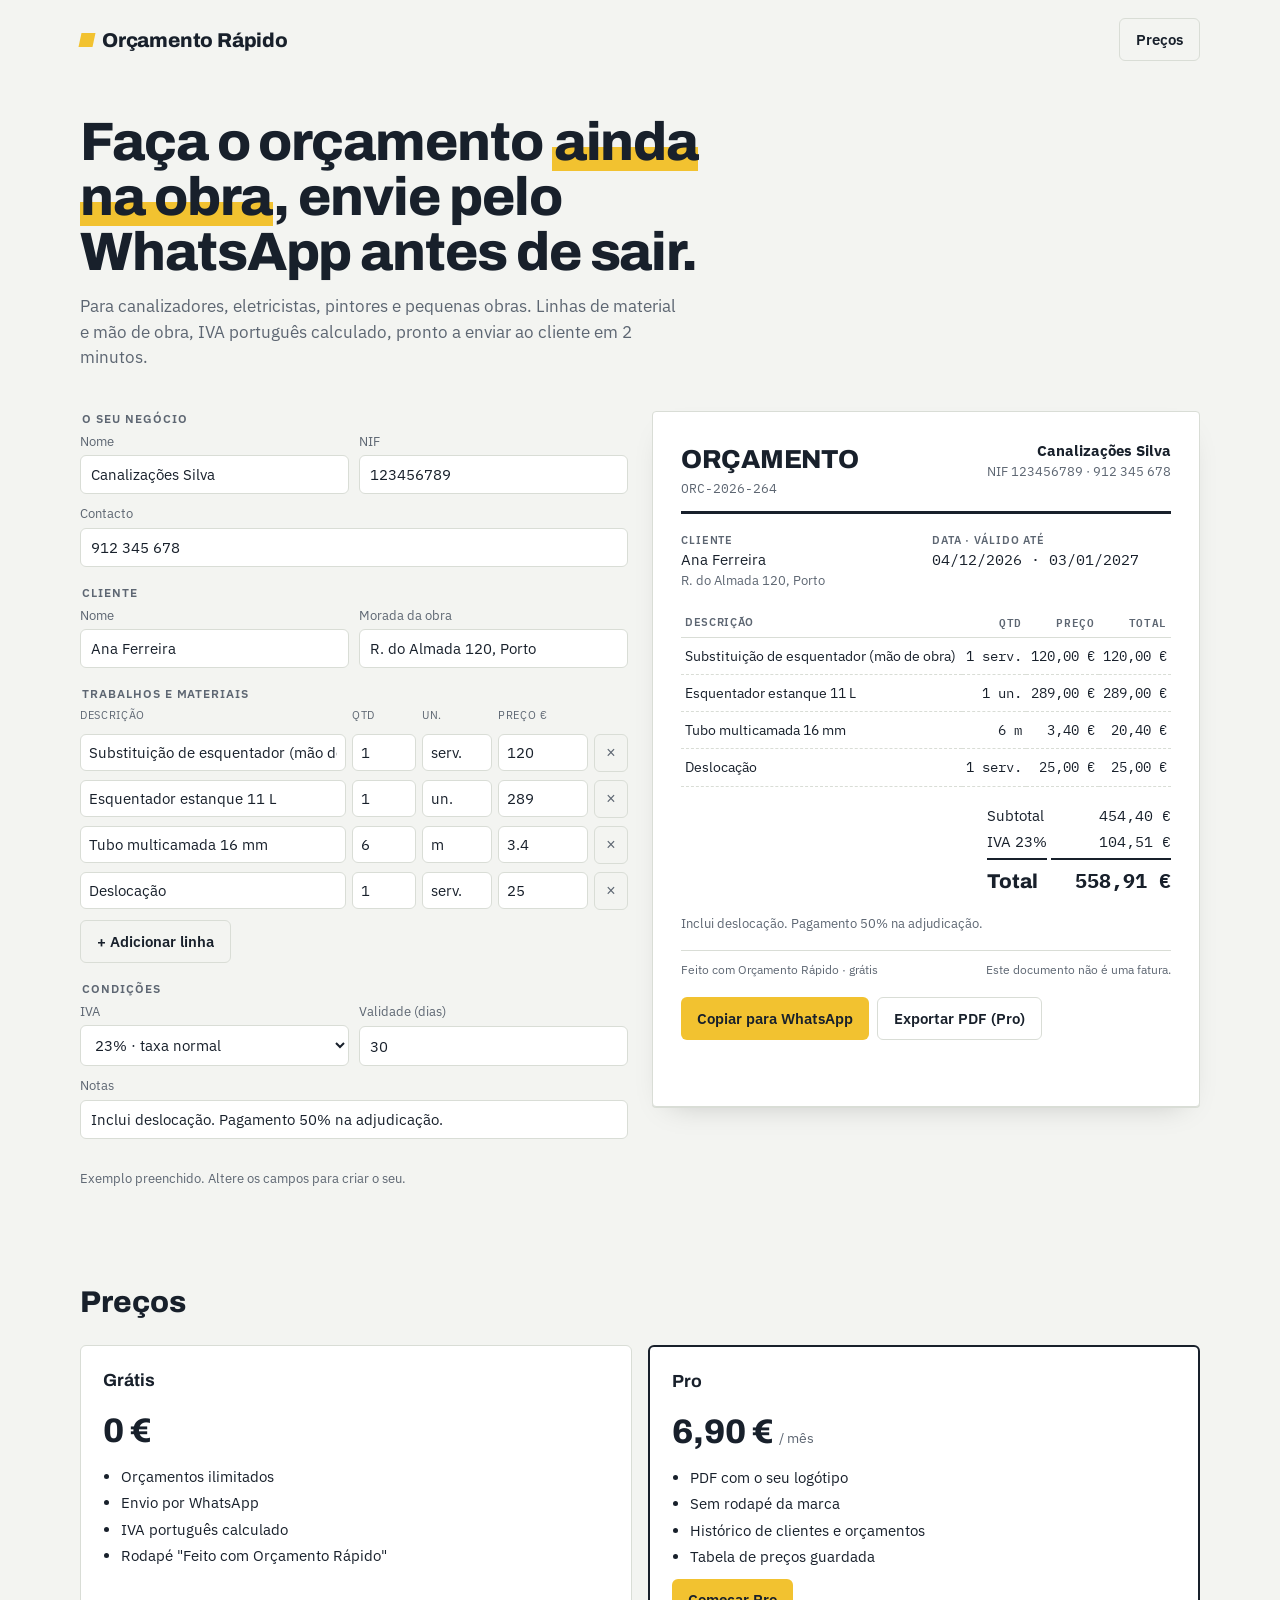
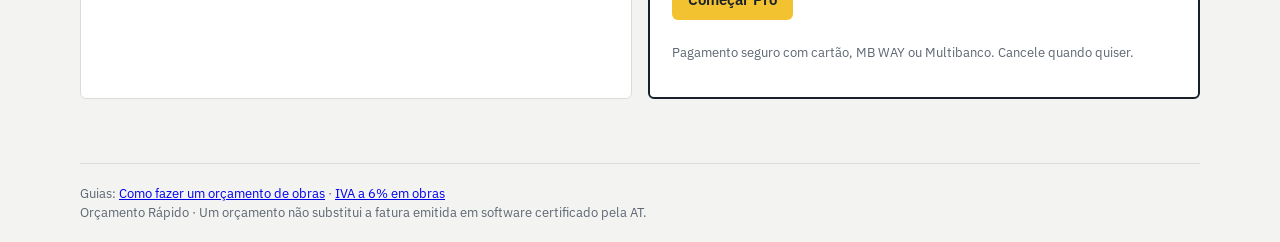
<file: index.html>
<!doctype html>
<html lang="pt-PT">
<head>
<meta charset="utf-8">
<meta name="viewport" content="width=device-width, initial-scale=1, viewport-fit=cover">
<meta name="description" content="Faça orçamentos de obras com IVA português em 2 minutos e envie pelo WhatsApp. Grátis para canalizadores, eletricistas e pintores.">
<title>Orçamento Rápido</title>
<link rel="canonical" href="https://orcamentorapido.pages.dev/">
<link rel="stylesheet" href="https://fonts.googleapis.com/css2?family=Archivo:wght@500;700;800&family=IBM+Plex+Sans:wght@400;500;600&family=IBM+Plex+Mono:wght@400;500&display=swap">
<style>
/* Layout: hero → working tool (form | live quote sheet) → pricing. Workshop ink + hi-vis accent. */
:root{
  --bg:#f3f4f1; --paper:#ffffff; --ink:#18202b; --muted:#5d6672; --line:#d9ddd6;
  --accent:#f2c230; --accent-ink:#18202b; --blue:#1f4e8c; --ok:#2f7d4f;
  --f-display:"Archivo","Arial Narrow",system-ui,sans-serif;
  --f-body:"IBM Plex Sans",system-ui,-apple-system,sans-serif;
  --f-mono:"IBM Plex Mono",ui-monospace,Menlo,monospace;
}
@media (prefers-color-scheme:dark){:root:not([data-theme="light"]){
  --bg:#12161c; --paper:#1b2129; --ink:#e8ebee; --muted:#9aa3ad; --line:#2d3540;
  --accent:#f2c230; --accent-ink:#18202b; --blue:#7fb0ee; --ok:#6cc08f; color-scheme:dark}}
:root[data-theme="dark"]{
  --bg:#12161c; --paper:#1b2129; --ink:#e8ebee; --muted:#9aa3ad; --line:#2d3540;
  --accent:#f2c230; --accent-ink:#18202b; --blue:#7fb0ee; --ok:#6cc08f; color-scheme:dark}
*{box-sizing:border-box}
html,body{margin:0}img{max-width:100%}[hidden]{display:none!important}
body{background:var(--bg);color:var(--ink);font-family:var(--f-body);font-size:15px;line-height:1.5;
  padding-left:max(16px,env(safe-area-inset-left,0px));padding-right:max(16px,env(safe-area-inset-right,0px))}
.wrap{max-width:1120px;margin:0 auto}
h1,h2,h3{font-family:var(--f-display);text-wrap:balance;margin:0}
header{display:flex;justify-content:space-between;align-items:center;padding-block:18px;gap:12px}
.brand{font-family:var(--f-display);font-weight:800;font-size:20px;letter-spacing:-.01em;display:flex;align-items:center;gap:8px}
.brand i{display:inline-block;width:14px;height:14px;background:var(--accent);transform:skew(-12deg)}
.hero{padding-block:36px 28px;display:grid;gap:14px;max-width:760px}
.hero h1{font-size:clamp(32px,6vw,54px);font-weight:800;line-height:1.02;letter-spacing:-.02em}
.hero h1 mark{background:linear-gradient(transparent 58%,var(--accent) 58%);color:inherit;padding:0 2px}
.hero p{color:var(--muted);font-size:17px;max-width:60ch;margin:0}
.btn{font:600 15px var(--f-body);border:0;border-radius:6px;padding:11px 16px;cursor:pointer;background:var(--accent);color:var(--accent-ink);text-decoration:none;display:inline-flex;align-items:center;gap:6px}
.btn.ghost{background:transparent;color:var(--ink);border:1px solid var(--line)}
.btn:focus-visible,input:focus-visible,select:focus-visible{outline:3px solid var(--blue);outline-offset:2px}
.tool{display:grid;grid-template-columns:minmax(0,1fr) minmax(0,1fr);gap:24px;padding-block:12px 48px}
@media (max-width:860px){.tool{grid-template-columns:minmax(0,1fr)}}
.panel{display:grid;gap:18px;align-content:start}
fieldset{border:0;padding:0;margin:0;display:grid;gap:10px}
legend{font:600 12px var(--f-body);text-transform:uppercase;letter-spacing:.08em;color:var(--muted);margin-bottom:6px}
.row{display:grid;grid-template-columns:1fr 1fr;gap:10px}
label{display:grid;gap:4px;font-size:13px;color:var(--muted)}
input,select{font:400 15px var(--f-body);color:var(--ink);background:var(--paper);border:1px solid var(--line);border-radius:6px;padding:9px 10px;width:100%;min-width:0}
.items{display:grid;gap:8px}
.item{display:grid;grid-template-columns:minmax(0,1fr) 64px 70px 90px 34px;gap:6px;align-items:center}
.item input{padding:8px}
.item .x{background:transparent;border:1px solid var(--line);border-radius:6px;height:38px;cursor:pointer;color:var(--muted);font-size:16px}
.ih{font-size:11px;color:var(--muted);text-transform:uppercase;letter-spacing:.06em}
@media (max-width:480px){.item{grid-template-columns:1fr 1fr 1fr 34px}.item .d{grid-column:1/-1}.ih{display:none}}
/* quote sheet */
.sheet{background:var(--paper);border:1px solid var(--line);border-radius:4px;padding:28px;position:sticky;top:calc(env(safe-area-inset-top,0px) + 16px);align-self:start;display:grid;gap:18px;box-shadow:0 1px 0 var(--line),0 12px 30px -18px rgba(0,0,0,.25)}
@media (max-width:860px){.sheet{position:static}}
.sh-top{display:flex;justify-content:space-between;gap:16px;flex-wrap:wrap;border-bottom:3px solid var(--ink);padding-bottom:14px}
.sh-top h2{font-size:26px;font-weight:800;letter-spacing:-.01em}
.mono{font-family:var(--f-mono);font-variant-numeric:tabular-nums}
.small{font-size:12.5px;color:var(--muted)}
.meta{display:grid;grid-template-columns:1fr 1fr;gap:12px}
.meta b{display:block;font-size:11px;text-transform:uppercase;letter-spacing:.08em;color:var(--muted);font-weight:600}
.tbl{overflow-x:auto}
table{width:100%;border-collapse:collapse;font-size:13.5px}
th{text-align:left;font-size:11px;text-transform:uppercase;letter-spacing:.06em;color:var(--muted);font-weight:600;border-bottom:1px solid var(--line);padding:6px 4px}
td{padding:8px 4px;border-bottom:1px dashed var(--line);vertical-align:top}
td.n,th.n{text-align:right;font-family:var(--f-mono);font-variant-numeric:tabular-nums;white-space:nowrap}
.tot{display:grid;gap:4px;justify-content:end;grid-template-columns:auto 120px}
.tot span:nth-child(even){text-align:right;font-family:var(--f-mono);font-variant-numeric:tabular-nums}
.tot .g{font-family:var(--f-display);font-weight:800;font-size:20px;border-top:2px solid var(--ink);padding-top:6px}
.foot{border-top:1px solid var(--line);padding-top:10px;display:flex;justify-content:space-between;gap:10px;flex-wrap:wrap}
.wm{font-size:11.5px;color:var(--muted)}
.actions{display:flex;gap:8px;flex-wrap:wrap}
.toast{font-size:13px;color:var(--ok);min-height:20px}
/* pricing */
.pricing{padding-block:32px 64px;display:grid;gap:20px}
.pricing h2{font-size:30px;font-weight:800}
.plans{display:grid;grid-template-columns:repeat(2,minmax(0,1fr));gap:16px}
@media (max-width:640px){.plans{grid-template-columns:minmax(0,1fr)}}
.plan{border:1px solid var(--line);border-radius:6px;padding:22px;display:grid;gap:10px;align-content:start;background:var(--paper)}
.plan.pro{border:2px solid var(--ink)}
.price{font-family:var(--f-display);font-size:34px;font-weight:800}
.price small{font:400 14px var(--f-body);color:var(--muted)}
.plan ul{margin:0;padding-left:18px;display:grid;gap:4px}
.note{font-size:13px;color:var(--muted)}
footer{border-top:1px solid var(--line);padding-block:20px;font-size:12.5px;color:var(--muted)}
@media (prefers-reduced-motion:reduce){*{transition:none!important}}
</style>
</head>
<body>
<div class="wrap">
<header>
  <div class="brand"><i></i>Orçamento Rápido</div>
  <a class="btn ghost" href="#precos">Preços</a>
</header>

<section class="hero">
  <h1>Faça o orçamento <mark>ainda na obra</mark>, envie pelo WhatsApp antes de sair.</h1>
  <p>Para canalizadores, eletricistas, pintores e pequenas obras. Linhas de material e mão de obra, IVA português calculado, pronto a enviar ao cliente em 2 minutos.</p>
</section>

<section class="tool" aria-label="Criar orçamento">
  <form class="panel" id="f" autocomplete="off">
    <fieldset>
      <legend>O seu negócio</legend>
      <div class="row">
        <label>Nome<input id="bizName" value="Canalizações Silva"></label>
        <label>NIF<input id="bizNif" value="123456789" inputmode="numeric"></label>
      </div>
      <label>Contacto<input id="bizPhone" value="912 345 678"></label>
    </fieldset>
    <fieldset>
      <legend>Cliente</legend>
      <div class="row">
        <label>Nome<input id="cliName" value="Ana Ferreira"></label>
        <label>Morada da obra<input id="cliAddr" value="R. do Almada 120, Porto"></label>
      </div>
    </fieldset>
    <fieldset>
      <legend>Trabalhos e materiais</legend>
      <div class="item ih" aria-hidden="true"><span>Descrição</span><span>Qtd</span><span>Un.</span><span>Preço €</span><span></span></div>
      <div class="items" id="items"></div>
      <div><button type="button" class="btn ghost" id="add">+ Adicionar linha</button></div>
    </fieldset>
    <fieldset>
      <legend>Condições</legend>
      <div class="row">
        <label>IVA
          <select id="vat">
            <option value="23">23% · taxa normal</option>
            <option value="6">6% · empreitada em habitação (verba 2.27)</option>
            <option value="13">13% · taxa intermédia</option>
            <option value="0">Isento · art. 53.º do CIVA</option>
          </select>
        </label>
        <label>Validade (dias)<input id="valid" type="number" min="1" value="30" inputmode="numeric"></label>
      </div>
      <p class="small" id="vatWarn" hidden>Atenção: a taxa de 6% só se aplica se os materiais não passarem de 20% do valor total da obra. Acima disso, a parte dos materiais paga 23%. <a href="guias/iva-6-obras">Saber mais</a></p>
      <label>Notas<input id="notes" value="Inclui deslocação. Pagamento 50% na adjudicação."></label>
    </fieldset>
    <p class="small">Exemplo preenchido. Altere os campos para criar o seu.</p>
  </form>

  <aside class="sheet" aria-label="Pré-visualização do orçamento">
    <div class="sh-top">
      <div><h2>ORÇAMENTO</h2><div class="small mono" id="qNum"></div></div>
      <div style="text-align:right"><strong id="pBiz"></strong><div class="small" id="pBizMeta"></div></div>
    </div>
    <div class="meta">
      <div><b>Cliente</b><span id="pCli"></span><div class="small" id="pAddr"></div></div>
      <div><b>Data · Válido até</b><span class="mono" id="pDates"></span></div>
    </div>
    <div class="tbl"><table>
      <thead><tr><th>Descrição</th><th class="n">Qtd</th><th class="n">Preço</th><th class="n">Total</th></tr></thead>
      <tbody id="pRows"></tbody>
    </table></div>
    <div class="tot">
      <span>Subtotal</span><span id="tSub"></span>
      <span id="tVatL">IVA</span><span id="tVat"></span>
      <span class="g">Total</span><span class="g" id="tTot"></span>
    </div>
    <div class="small" id="pNotes"></div>
    <div class="foot">
      <span class="wm">Feito com Orçamento Rápido · grátis</span>
      <span class="wm">Este documento não é uma fatura.</span>
    </div>
    <div class="actions">
      <button class="btn" type="button" id="copy">Copiar para WhatsApp</button>
      <a class="btn ghost" href="#precos">Exportar PDF (Pro)</a>
    </div>
    <div class="toast" id="toast" role="status"></div>
  </aside>
</section>

<section class="pricing" id="precos">
  <h2>Preços</h2>
  <div class="plans">
    <div class="plan">
      <h3>Grátis</h3>
      <div class="price">0 €</div>
      <ul><li>Orçamentos ilimitados</li><li>Envio por WhatsApp</li><li>IVA português calculado</li><li>Rodapé "Feito com Orçamento Rápido"</li></ul>
    </div>
    <div class="plan pro">
      <h3>Pro</h3>
      <div class="price">6,90 € <small>/ mês</small></div>
      <ul><li>PDF com o seu logótipo</li><li>Sem rodapé da marca</li><li>Histórico de clientes e orçamentos</li><li>Tabela de preços guardada</li></ul>
      <div><a class="btn" id="buy" href="#precos">Começar Pro</a></div>
      <p class="note" id="buyNote">Pagamento seguro com cartão, MB WAY ou Multibanco. Cancele quando quiser.</p>
    </div>
  </div>
</section>

<footer>Guias: <a href="guias/como-fazer-orcamento-obras">Como fazer um orçamento de obras</a> · <a href="guias/iva-6-obras">IVA a 6% em obras</a><br>Orçamento Rápido · Um orçamento não substitui a fatura emitida em software certificado pela AT.</footer>
</div>

<script>
const $=id=>document.getElementById(id);
const eur=n=>n.toLocaleString('pt-PT',{style:'currency',currency:'EUR'});
let items=[
  {d:'Substituição de esquentador (mão de obra)',q:1,u:'serv.',p:120},
  {d:'Esquentador estanque 11 L',q:1,u:'un.',p:289},
  {d:'Tubo multicamada 16 mm',q:6,u:'m',p:3.4},
  {d:'Deslocação',q:1,u:'serv.',p:25}
];
const qn='ORC-'+new Date().getFullYear()+'-'+String(Math.floor(Math.random()*900)+100);
function renderItems(){
  const box=$('items');box.innerHTML='';
  items.forEach((it,i)=>{
    const r=document.createElement('div');r.className='item';
    r.innerHTML=`<input class="d" id="d${i}" aria-label="Descrição" value="${it.d.replace(/"/g,'&quot;')}">
      <input id="q${i}" aria-label="Quantidade" type="number" step="any" min="0" value="${it.q}">
      <input id="u${i}" aria-label="Unidade" value="${it.u}">
      <input id="p${i}" aria-label="Preço unitário" type="number" step="0.01" min="0" value="${it.p}">
      <button type="button" class="x" aria-label="Remover linha">×</button>`;
    r.querySelector('.d').oninput=e=>{it.d=e.target.value;render()};
    r.querySelector(`#q${i}`).oninput=e=>{it.q=parseFloat(e.target.value)||0;render()};
    r.querySelector(`#u${i}`).oninput=e=>{it.u=e.target.value;render()};
    r.querySelector(`#p${i}`).oninput=e=>{it.p=parseFloat(e.target.value)||0;render()};
    r.querySelector('.x').onclick=()=>{items.splice(i,1);renderItems();render()};
    box.appendChild(r);
  });
}
function calc(){
  const sub=items.reduce((s,i)=>s+i.q*i.p,0);const rate=+$('vat').value;
  const vat=Math.round(sub*rate)/100;return{sub,rate,vat,tot:sub+vat};
}
function fmtDate(d){return d.toLocaleDateString('pt-PT')}
function render(){
  $('vatWarn').hidden=$('vat').value!=='6';
  const c=calc();const now=new Date();const until=new Date(now.getTime()+(+$('valid').value||30)*864e5);
  $('qNum').textContent=qn;
  $('pBiz').textContent=$('bizName').value;
  $('pBizMeta').textContent='NIF '+$('bizNif').value+' · '+$('bizPhone').value;
  $('pCli').textContent=$('cliName').value;$('pAddr').textContent=$('cliAddr').value;
  $('pDates').textContent=fmtDate(now)+' · '+fmtDate(until);
  const tb=$('pRows');tb.innerHTML='';
  items.forEach(i=>{const tr=document.createElement('tr');
    const td=(t,n)=>{const e=document.createElement('td');if(n)e.className='n';e.textContent=t;tr.appendChild(e)};
    td(i.d);td(i.q+' '+i.u,1);td(eur(i.p),1);td(eur(i.q*i.p),1);tb.appendChild(tr)});
  $('tSub').textContent=eur(c.sub);
  $('tVatL').textContent=c.rate?`IVA ${c.rate}%`:'IVA (isento art. 53.º)';
  $('tVat').textContent=eur(c.vat);$('tTot').textContent=eur(c.tot);
  $('pNotes').textContent=$('notes').value;
}
function asText(){
  const c=calc();const v=+$('valid').value||30;
  const lines=items.map(i=>`• ${i.d}: ${i.q} ${i.u} × ${eur(i.p)} = ${eur(i.q*i.p)}`);
  return [`*ORÇAMENTO ${qn}*`,`${$('bizName').value} · NIF ${$('bizNif').value}`,``,
    `Cliente: ${$('cliName').value}`,`Obra: ${$('cliAddr').value}`,``,...lines,``,
    `Subtotal: ${eur(c.sub)}`,c.rate?`IVA ${c.rate}%: ${eur(c.vat)}`:`IVA: isento (art. 53.º CIVA)`,
    `*Total: ${eur(c.tot)}*`,``,`Válido ${v} dias. ${$('notes').value}`,`Contacto: ${$('bizPhone').value}`,``,
    `_Feito com Orçamento Rápido_`].join('\n');
}
$('copy').onclick=()=>{
  const t=asText();
  const done=()=>{$('toast').textContent='Copiado. Cole na conversa do WhatsApp com o cliente.'};
  try{navigator.clipboard.writeText(t).then(done,fallback)}catch(e){fallback()}
  function fallback(){const ta=document.createElement('textarea');ta.value=t;document.body.appendChild(ta);ta.select();
    try{document.execCommand('copy');done()}catch(e){$('toast').textContent='Selecione e copie o texto manualmente.'}ta.remove()}
};
$('add').onclick=()=>{items.push({d:'',q:1,u:'un.',p:0});renderItems();render();$('d'+(items.length-1)).focus()};
$('f').addEventListener('input',render);
$('f').addEventListener('submit',e=>e.preventDefault());
$('buy').onclick=e=>{e.preventDefault();$('buyNote').textContent='Pagamentos ainda não ativos: o plano Pro abre em breve.'};
renderItems();render();
</script>
</body>
</html>
</file>
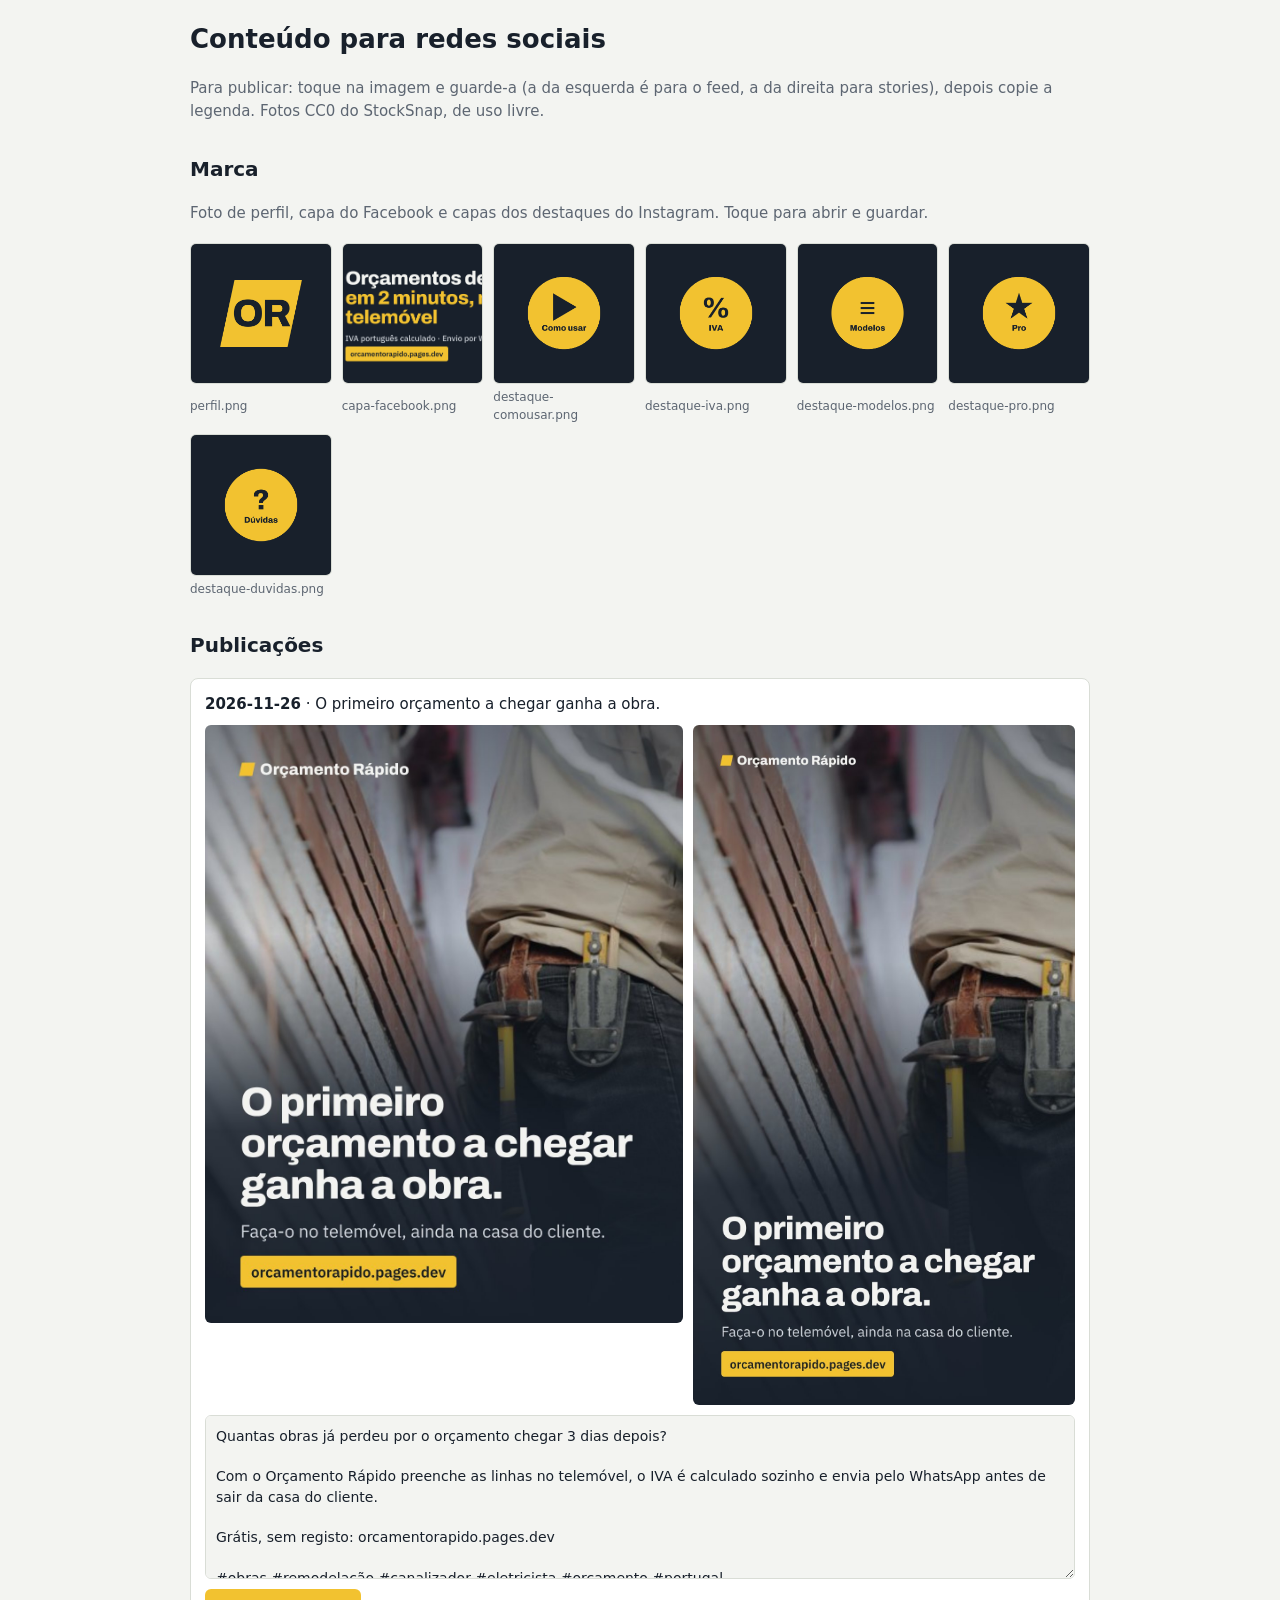
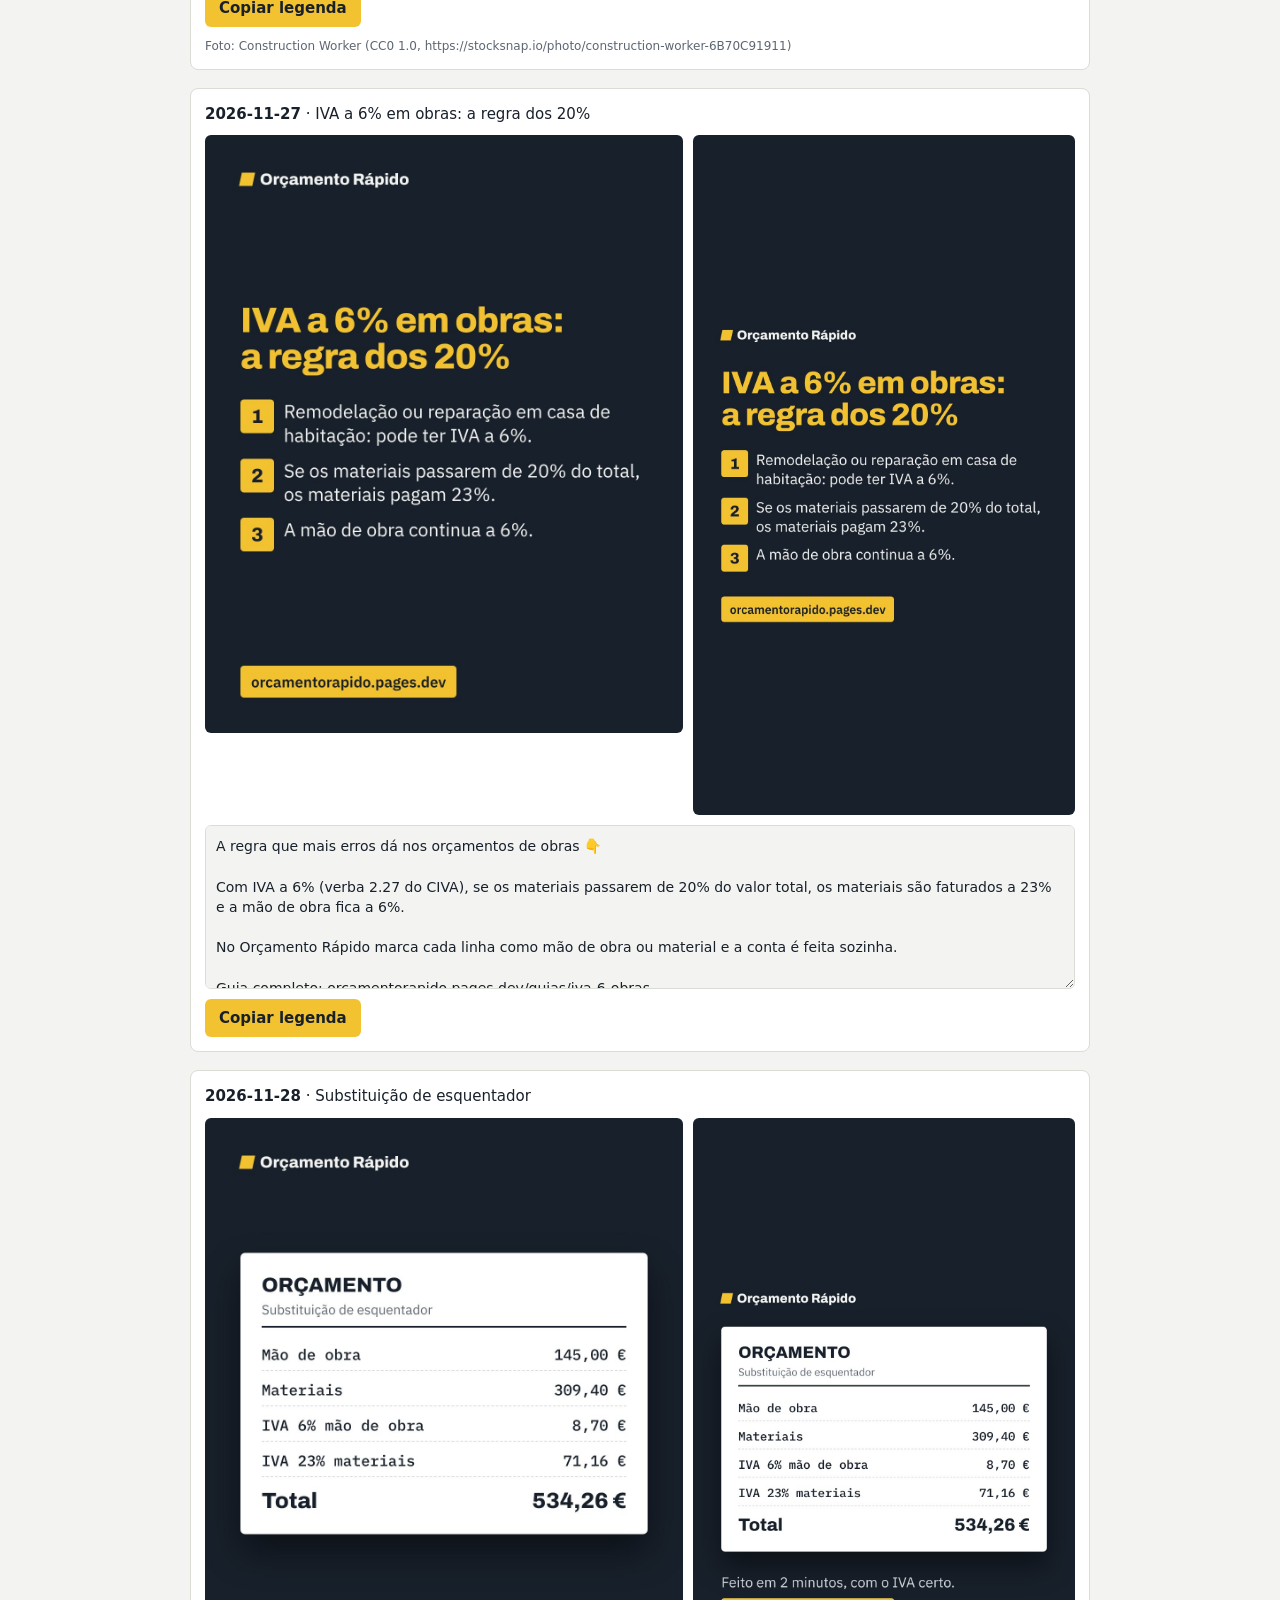
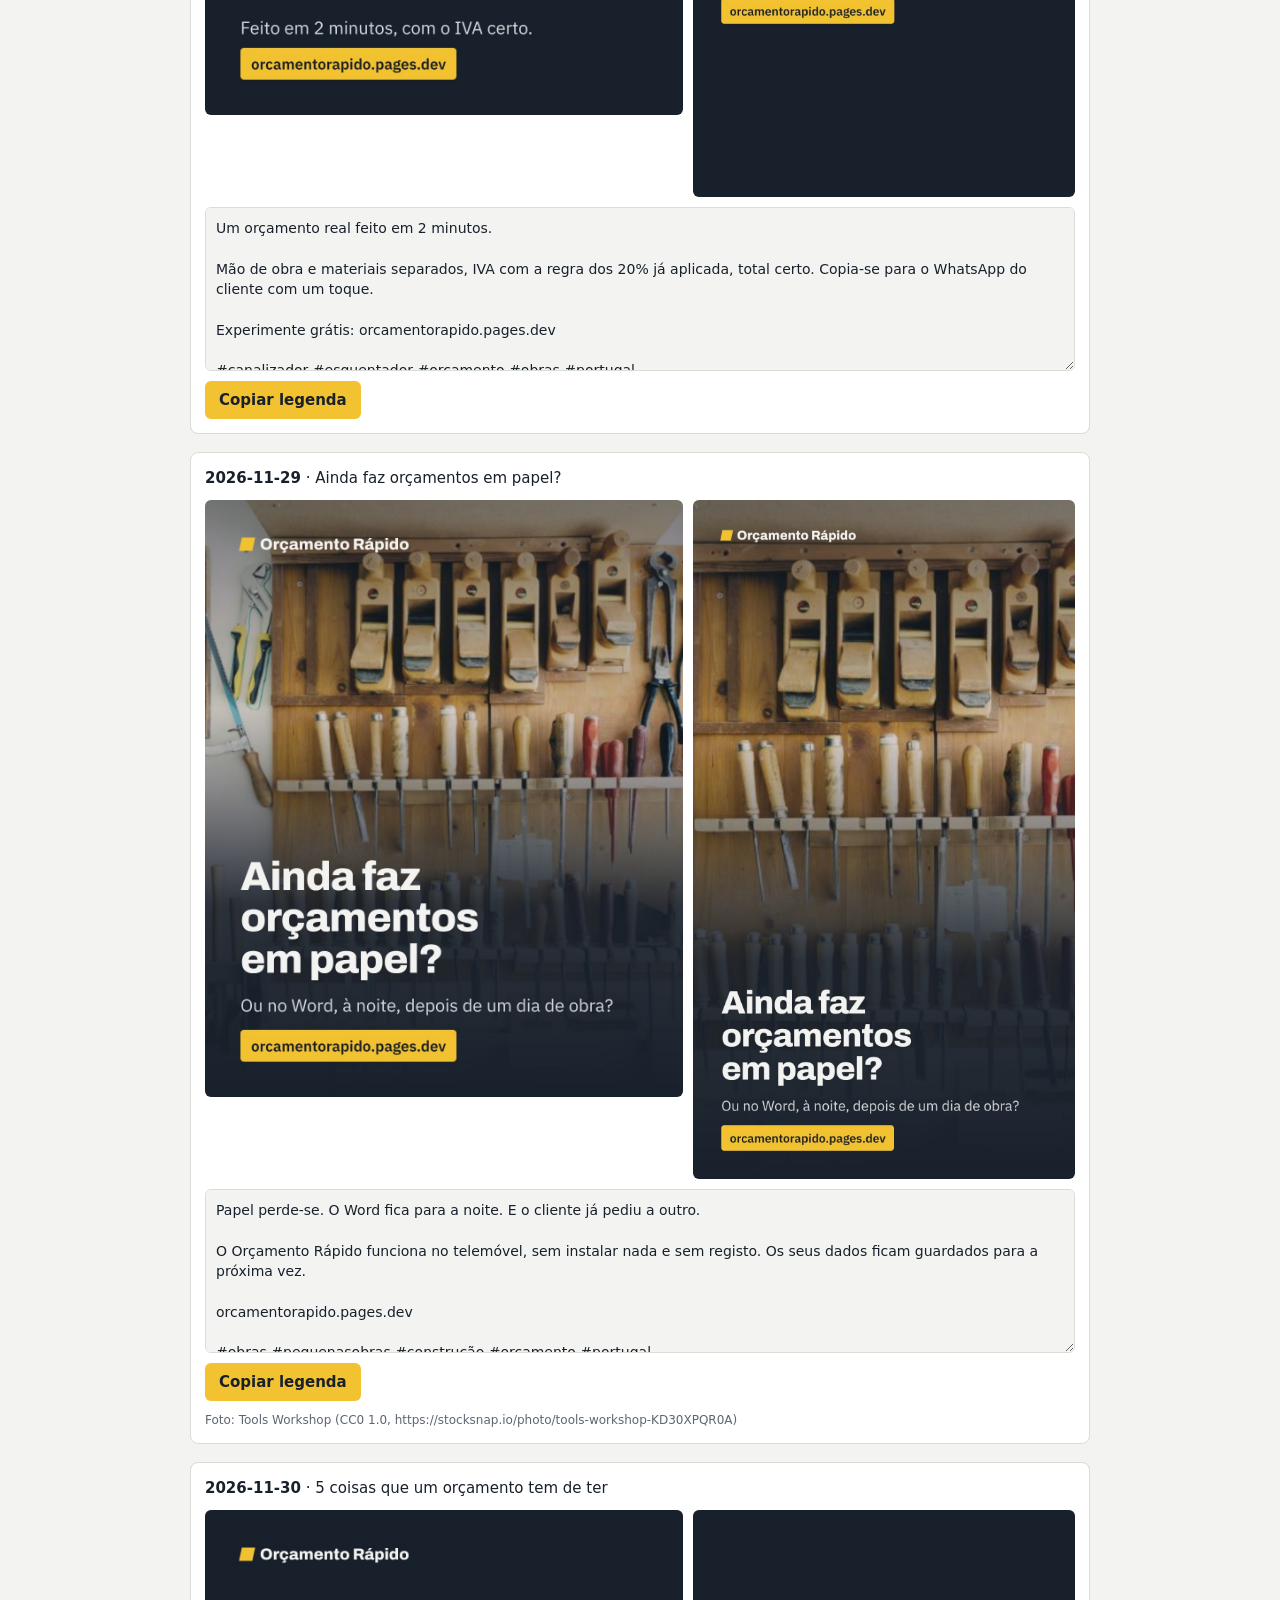
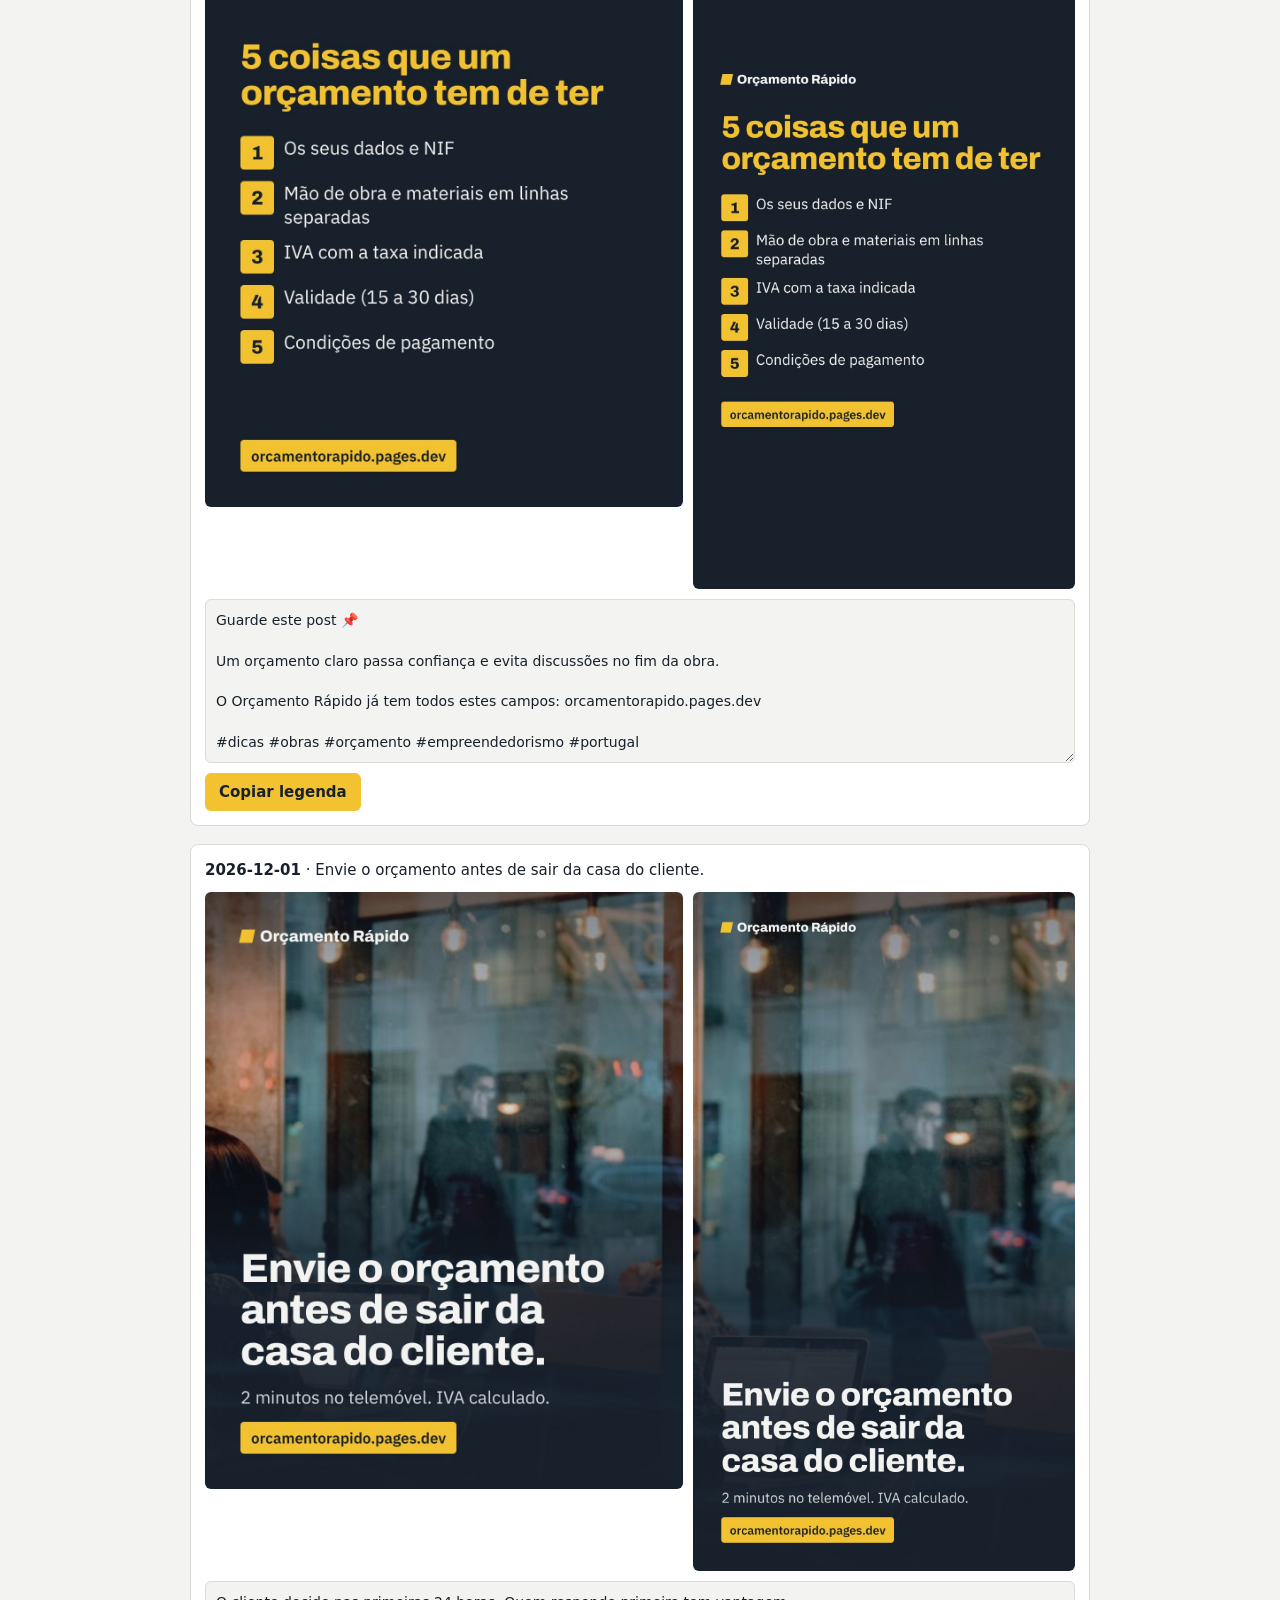
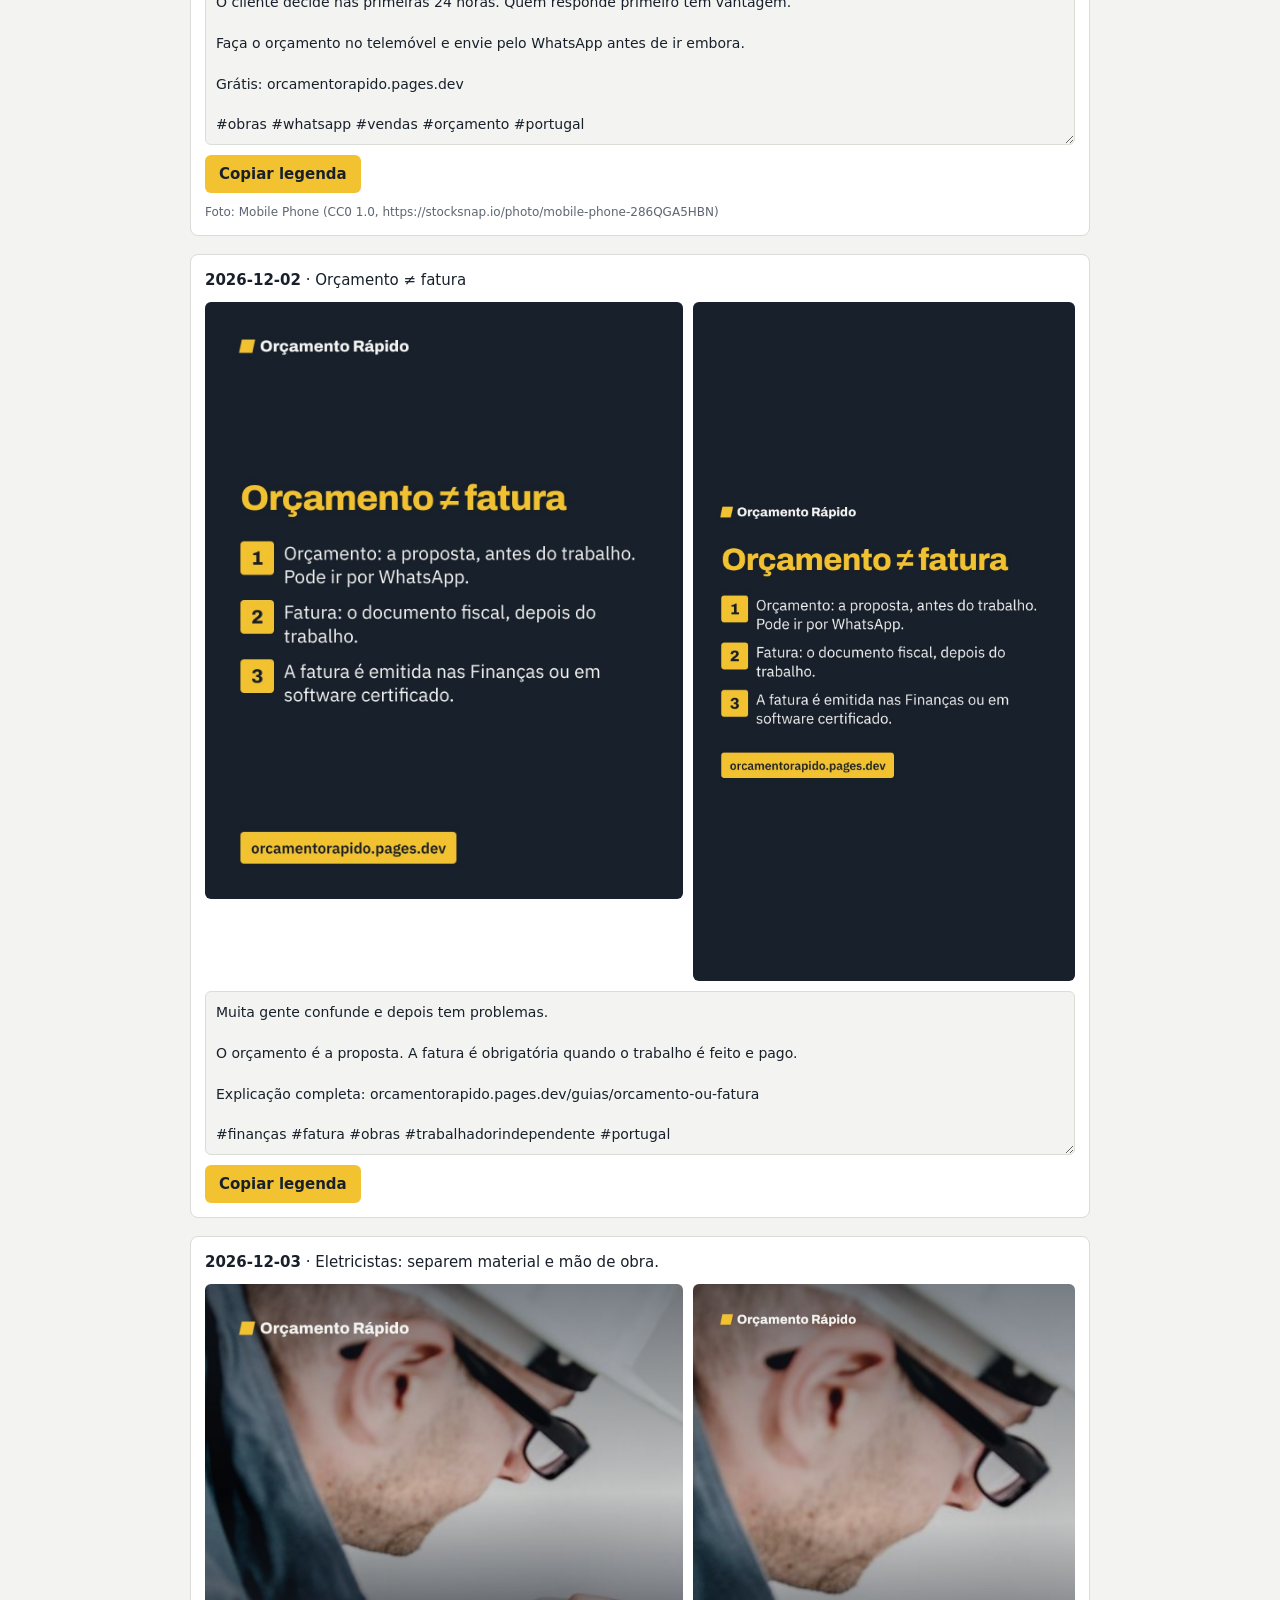
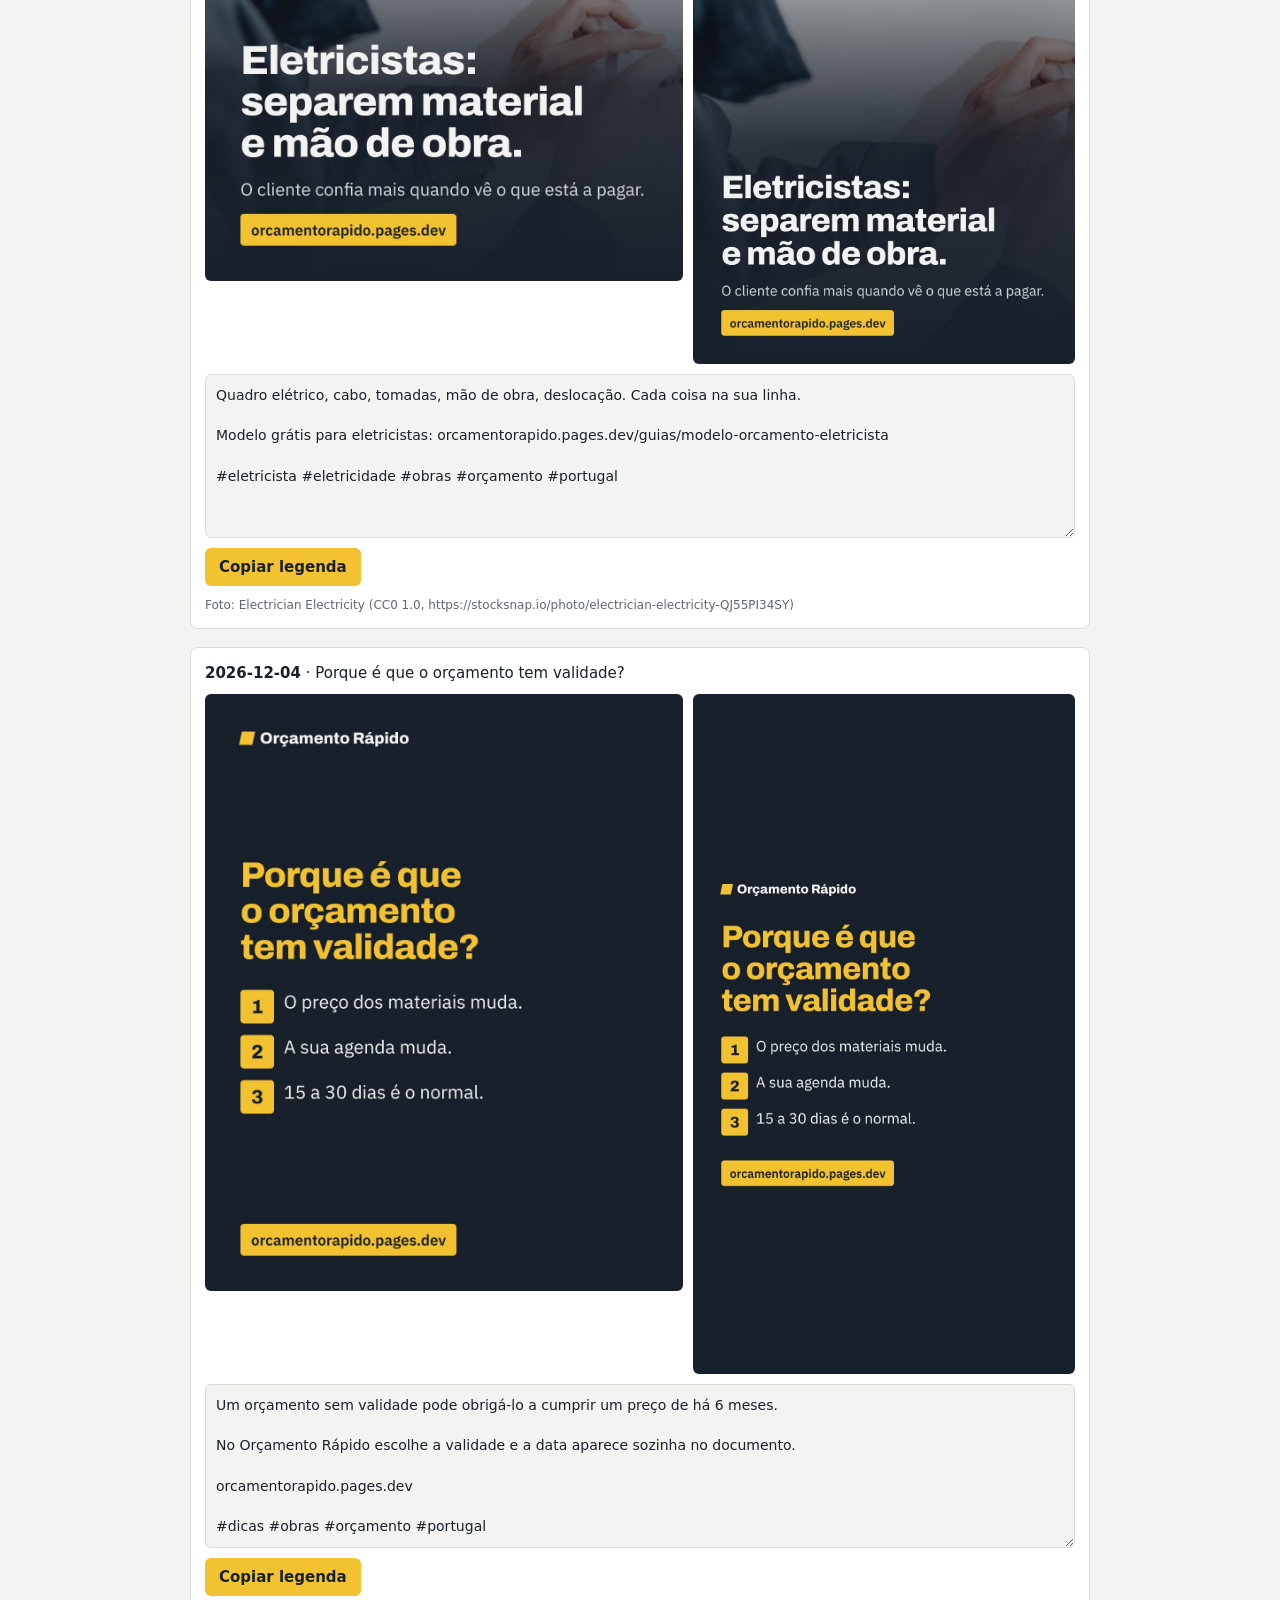
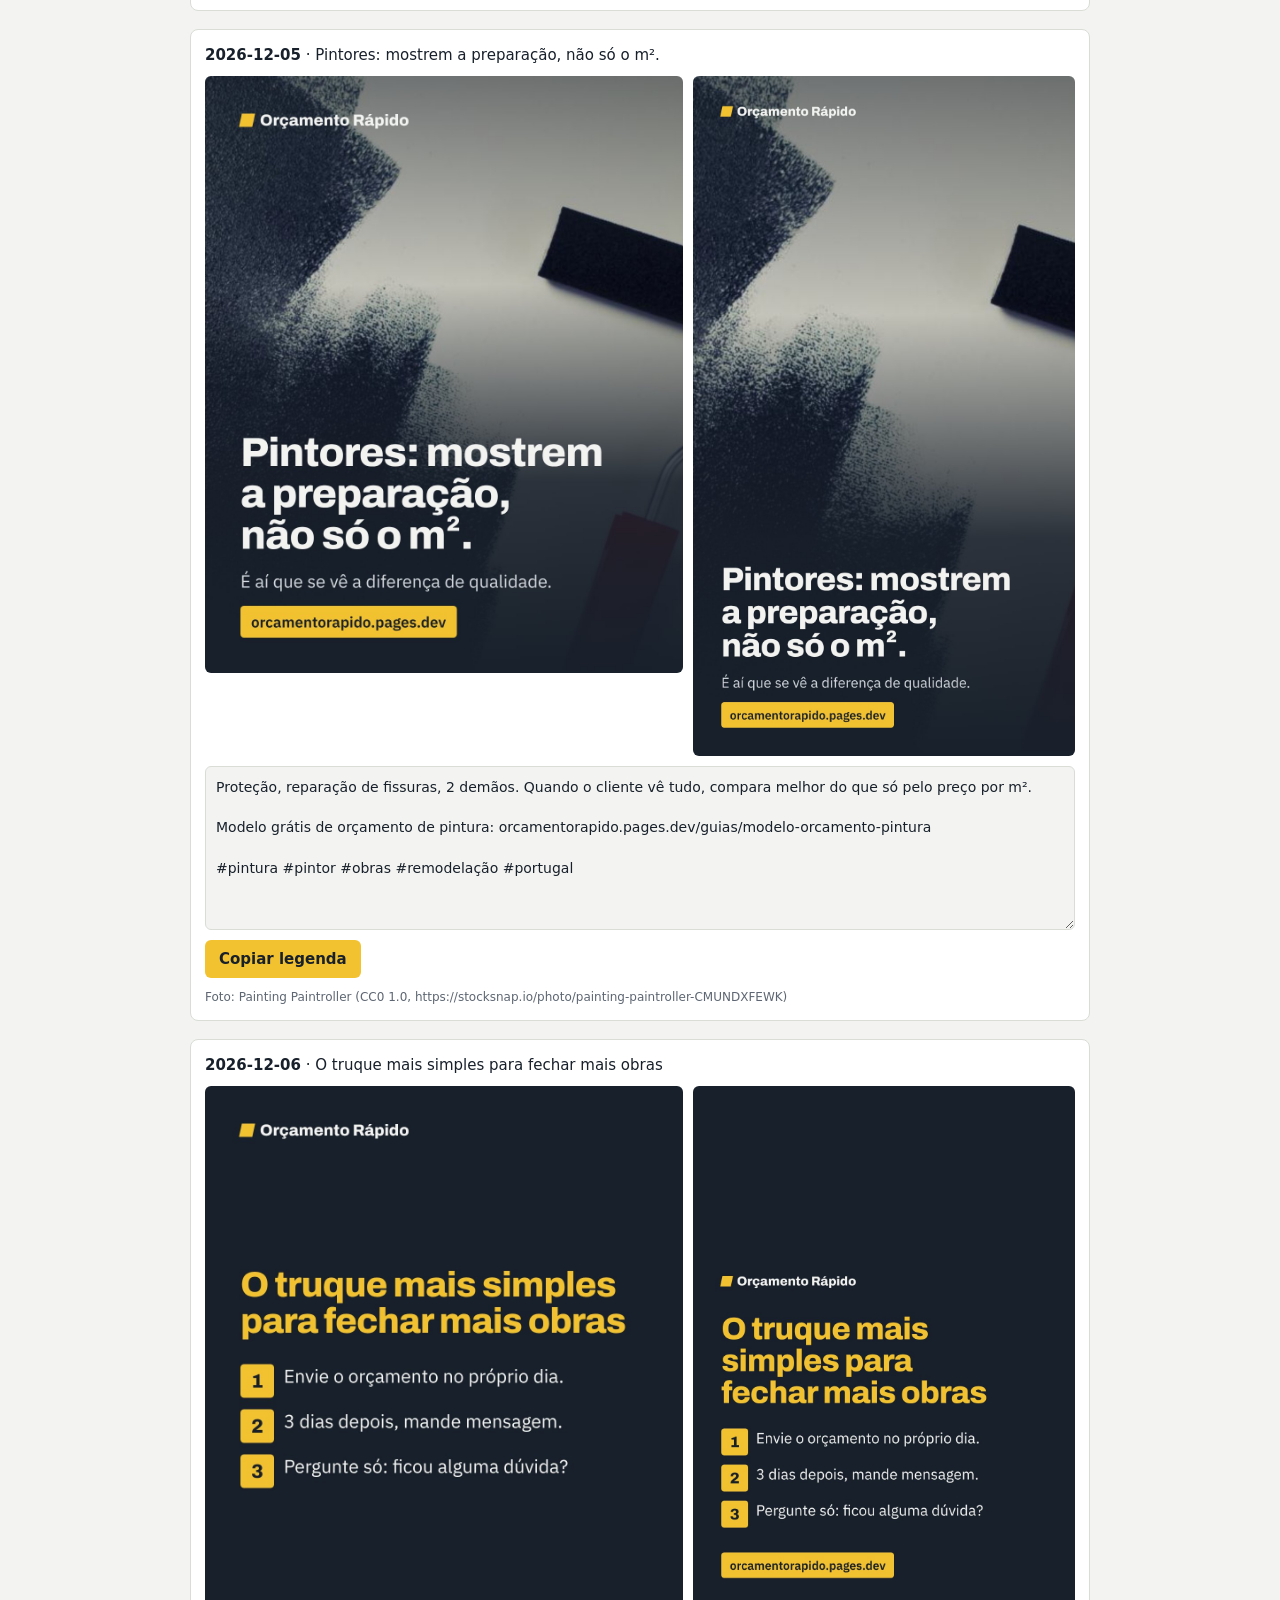
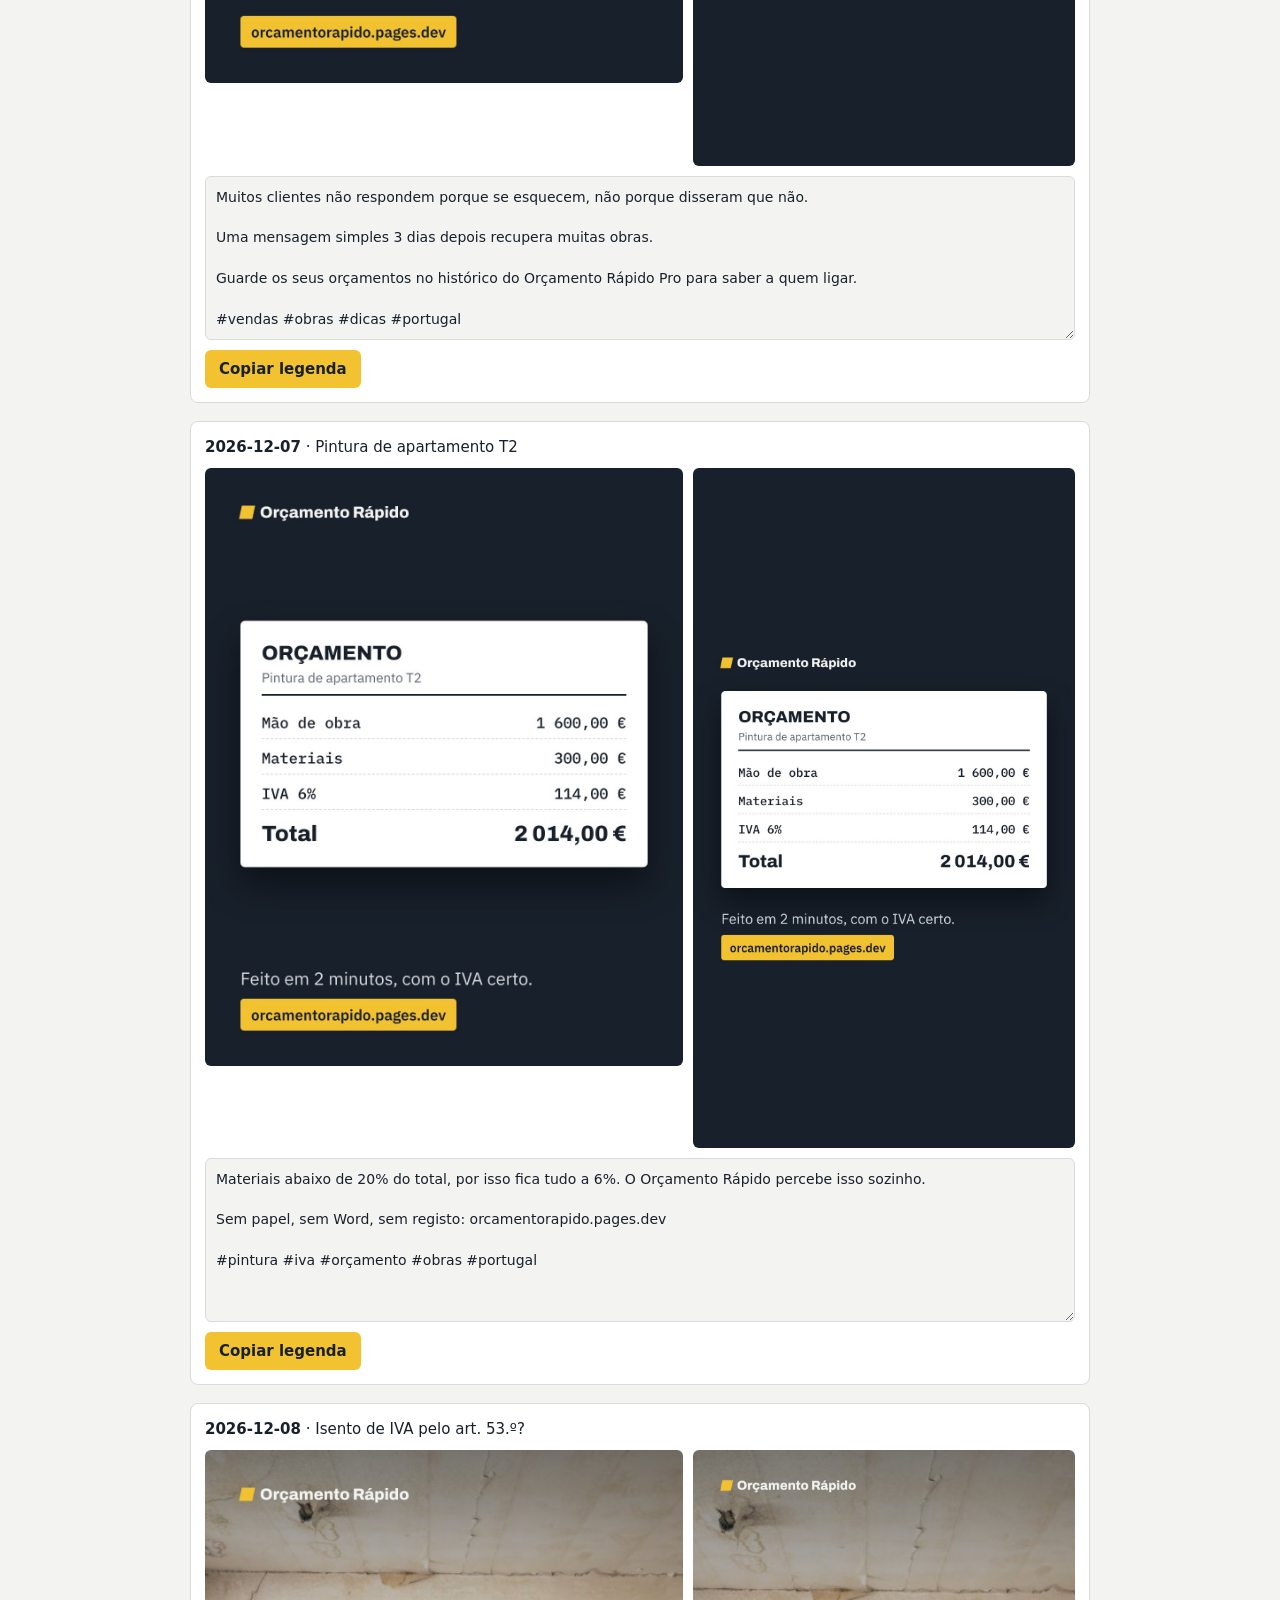
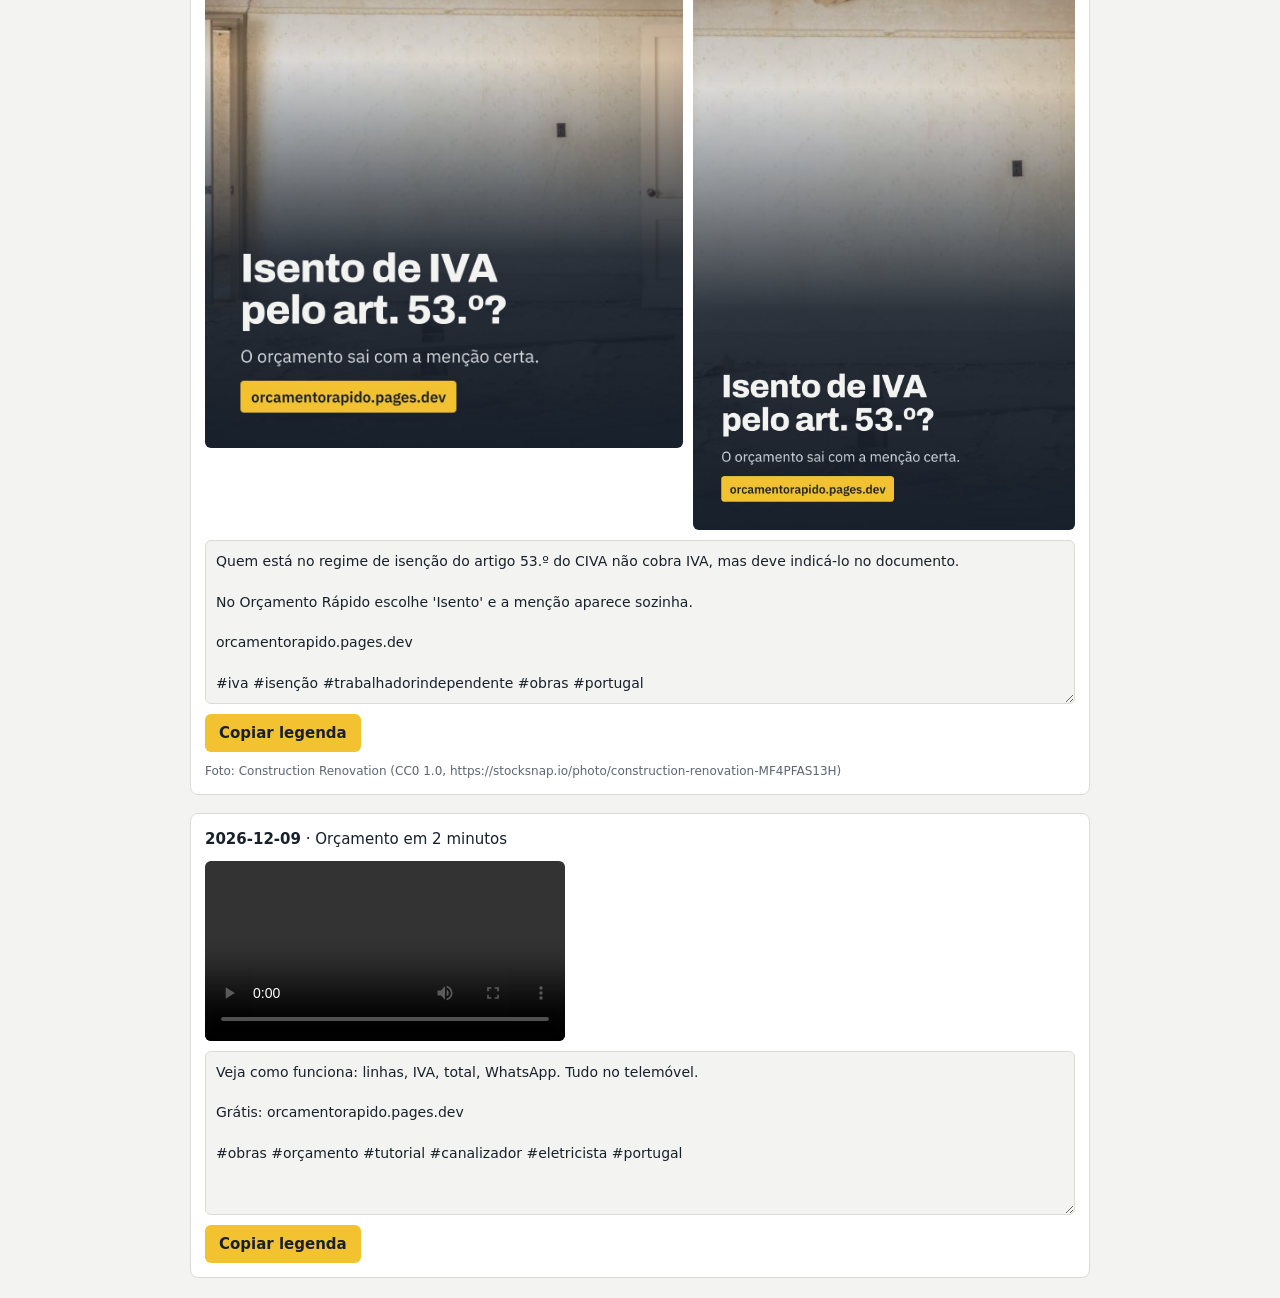
<file: public/redes/index.html>
<!doctype html>
<html lang="pt-PT"><head><meta charset="utf-8"><meta name="viewport" content="width=device-width, initial-scale=1">
<title>Conteúdo para redes · Orçamento Rápido</title><meta name="robots" content="noindex, nofollow">
<style>
:root{--bg:#f3f4f1;--paper:#fff;--ink:#18202b;--muted:#5d6672;--line:#d9ddd6;--accent:#f2c230}
@media (prefers-color-scheme:dark){:root{--bg:#12161c;--paper:#1b2129;--ink:#e8ebee;--muted:#9aa3ad;--line:#2d3540;color-scheme:dark}}
*{box-sizing:border-box}html,body{margin:0}
body{background:var(--bg);color:var(--ink);font:15px/1.5 system-ui,sans-serif;padding:20px max(16px,env(safe-area-inset-left,0px))}
.wrap{max-width:900px;margin:0 auto;display:grid;gap:18px}
h1{font-size:26px;margin:0}.lead{color:var(--muted);margin:0}
.card{background:var(--paper);border:1px solid var(--line);border-radius:8px;padding:14px;display:grid;gap:10px}
.pair{display:grid;grid-template-columns:1.25fr 1fr;gap:10px;align-items:start}
.pair img,video{width:100%;border-radius:6px;display:block}
video{max-width:360px}
textarea{width:100%;font:14px/1.45 system-ui,sans-serif;background:var(--bg);color:var(--ink);border:1px solid var(--line);border-radius:6px;padding:10px;resize:vertical}
button{justify-self:start;font:600 15px system-ui;background:var(--accent);color:#18202b;border:0;border-radius:6px;padding:10px 14px;cursor:pointer}
.cred{font-size:12px;color:var(--muted);margin:0}
h2{font-size:20px;margin:14px 0 0}.brandgrid{display:grid;grid-template-columns:repeat(auto-fill,minmax(130px,1fr));gap:10px}.brandgrid a{display:grid;gap:4px;font-size:12px;color:var(--muted);text-decoration:none}.brandgrid img{width:100%;aspect-ratio:1;object-fit:cover;border-radius:6px;border:1px solid var(--line)}
</style></head><body><div class="wrap">
<h1>Conteúdo para redes sociais</h1>
<p class="lead">Para publicar: toque na imagem e guarde-a (a da esquerda é para o feed, a da direita para stories), depois copie a legenda. Fotos CC0 do StockSnap, de uso livre.</p>
<h2>Marca</h2>
<p class="lead">Foto de perfil, capa do Facebook e capas dos destaques do Instagram. Toque para abrir e guardar.</p>
<div class="brandgrid"><a href="marca/perfil.png" target="_blank"><img src="marca/perfil.png" alt="perfil.png" loading="lazy"><span>perfil.png</span></a><a href="marca/capa-facebook.png" target="_blank"><img src="marca/capa-facebook.png" alt="capa-facebook.png" loading="lazy"><span>capa-facebook.png</span></a><a href="marca/destaque-comousar.png" target="_blank"><img src="marca/destaque-comousar.png" alt="destaque-comousar.png" loading="lazy"><span>destaque-comousar.png</span></a><a href="marca/destaque-iva.png" target="_blank"><img src="marca/destaque-iva.png" alt="destaque-iva.png" loading="lazy"><span>destaque-iva.png</span></a><a href="marca/destaque-modelos.png" target="_blank"><img src="marca/destaque-modelos.png" alt="destaque-modelos.png" loading="lazy"><span>destaque-modelos.png</span></a><a href="marca/destaque-pro.png" target="_blank"><img src="marca/destaque-pro.png" alt="destaque-pro.png" loading="lazy"><span>destaque-pro.png</span></a><a href="marca/destaque-duvidas.png" target="_blank"><img src="marca/destaque-duvidas.png" alt="destaque-duvidas.png" loading="lazy"><span>destaque-duvidas.png</span></a></div>
<h2>Publicações</h2>
<article class="card"><div class="meta"><b>2026-11-26</b> · O primeiro orçamento a chegar ganha a obra.</div><div class="pair"><a href="01-primeiro-ganha-feed.jpg" target="_blank"><img src="01-primeiro-ganha-feed.jpg" alt="Feed: O primeiro orçamento a chegar ganha a obra." loading="lazy"></a><a href="01-primeiro-ganha-story.jpg" target="_blank"><img src="01-primeiro-ganha-story.jpg" alt="Story: O primeiro orçamento a chegar ganha a obra." loading="lazy"></a></div><textarea readonly rows="7">Quantas obras já perdeu por o orçamento chegar 3 dias depois?

Com o Orçamento Rápido preenche as linhas no telemóvel, o IVA é calculado sozinho e envia pelo WhatsApp antes de sair da casa do cliente.

Grátis, sem registo: orcamentorapido.pages.dev

#obras #remodelação #canalizador #eletricista #orçamento #portugal</textarea><button type="button" class="copy">Copiar legenda</button><p class="cred">Foto: Construction Worker (CC0 1.0, https://stocksnap.io/photo/construction-worker-6B70C91911)</p></article>
<article class="card"><div class="meta"><b>2026-11-27</b> · IVA a 6% em obras: a regra dos 20%</div><div class="pair"><a href="02-iva-6-regra-20-feed.jpg" target="_blank"><img src="02-iva-6-regra-20-feed.jpg" alt="Feed: IVA a 6% em obras: a regra dos 20%" loading="lazy"></a><a href="02-iva-6-regra-20-story.jpg" target="_blank"><img src="02-iva-6-regra-20-story.jpg" alt="Story: IVA a 6% em obras: a regra dos 20%" loading="lazy"></a></div><textarea readonly rows="7">A regra que mais erros dá nos orçamentos de obras 👇

Com IVA a 6% (verba 2.27 do CIVA), se os materiais passarem de 20% do valor total, os materiais são faturados a 23% e a mão de obra fica a 6%.

No Orçamento Rápido marca cada linha como mão de obra ou material e a conta é feita sozinha.

Guia completo: orcamentorapido.pages.dev/guias/iva-6-obras

(Informação geral. Confirme sempre com o seu contabilista.)

#iva #obras #contabilidade #trabalhadorindependente #portugal</textarea><button type="button" class="copy">Copiar legenda</button></article>
<article class="card"><div class="meta"><b>2026-11-28</b> · Substituição de esquentador</div><div class="pair"><a href="03-exemplo-esquentador-feed.jpg" target="_blank"><img src="03-exemplo-esquentador-feed.jpg" alt="Feed: Substituição de esquentador" loading="lazy"></a><a href="03-exemplo-esquentador-story.jpg" target="_blank"><img src="03-exemplo-esquentador-story.jpg" alt="Story: Substituição de esquentador" loading="lazy"></a></div><textarea readonly rows="7">Um orçamento real feito em 2 minutos.

Mão de obra e materiais separados, IVA com a regra dos 20% já aplicada, total certo. Copia-se para o WhatsApp do cliente com um toque.

Experimente grátis: orcamentorapido.pages.dev

#canalizador #esquentador #orçamento #obras #portugal</textarea><button type="button" class="copy">Copiar legenda</button></article>
<article class="card"><div class="meta"><b>2026-11-29</b> · Ainda faz orçamentos em papel?</div><div class="pair"><a href="04-papel-feed.jpg" target="_blank"><img src="04-papel-feed.jpg" alt="Feed: Ainda faz orçamentos em papel?" loading="lazy"></a><a href="04-papel-story.jpg" target="_blank"><img src="04-papel-story.jpg" alt="Story: Ainda faz orçamentos em papel?" loading="lazy"></a></div><textarea readonly rows="7">Papel perde-se. O Word fica para a noite. E o cliente já pediu a outro.

O Orçamento Rápido funciona no telemóvel, sem instalar nada e sem registo. Os seus dados ficam guardados para a próxima vez.

orcamentorapido.pages.dev

#obras #pequenasobras #construção #orçamento #portugal</textarea><button type="button" class="copy">Copiar legenda</button><p class="cred">Foto: Tools Workshop (CC0 1.0, https://stocksnap.io/photo/tools-workshop-KD30XPQR0A)</p></article>
<article class="card"><div class="meta"><b>2026-11-30</b> · 5 coisas que um orçamento tem de ter</div><div class="pair"><a href="05-cinco-coisas-feed.jpg" target="_blank"><img src="05-cinco-coisas-feed.jpg" alt="Feed: 5 coisas que um orçamento tem de ter" loading="lazy"></a><a href="05-cinco-coisas-story.jpg" target="_blank"><img src="05-cinco-coisas-story.jpg" alt="Story: 5 coisas que um orçamento tem de ter" loading="lazy"></a></div><textarea readonly rows="7">Guarde este post 📌

Um orçamento claro passa confiança e evita discussões no fim da obra.

O Orçamento Rápido já tem todos estes campos: orcamentorapido.pages.dev

#dicas #obras #orçamento #empreendedorismo #portugal</textarea><button type="button" class="copy">Copiar legenda</button></article>
<article class="card"><div class="meta"><b>2026-12-01</b> · Envie o orçamento antes de sair da casa do cliente.</div><div class="pair"><a href="06-antes-de-sair-feed.jpg" target="_blank"><img src="06-antes-de-sair-feed.jpg" alt="Feed: Envie o orçamento antes de sair da casa do cliente." loading="lazy"></a><a href="06-antes-de-sair-story.jpg" target="_blank"><img src="06-antes-de-sair-story.jpg" alt="Story: Envie o orçamento antes de sair da casa do cliente." loading="lazy"></a></div><textarea readonly rows="7">O cliente decide nas primeiras 24 horas. Quem responde primeiro tem vantagem.

Faça o orçamento no telemóvel e envie pelo WhatsApp antes de ir embora.

Grátis: orcamentorapido.pages.dev

#obras #whatsapp #vendas #orçamento #portugal</textarea><button type="button" class="copy">Copiar legenda</button><p class="cred">Foto: Mobile Phone (CC0 1.0, https://stocksnap.io/photo/mobile-phone-286QGA5HBN)</p></article>
<article class="card"><div class="meta"><b>2026-12-02</b> · Orçamento ≠ fatura</div><div class="pair"><a href="07-orcamento-fatura-feed.jpg" target="_blank"><img src="07-orcamento-fatura-feed.jpg" alt="Feed: Orçamento ≠ fatura" loading="lazy"></a><a href="07-orcamento-fatura-story.jpg" target="_blank"><img src="07-orcamento-fatura-story.jpg" alt="Story: Orçamento ≠ fatura" loading="lazy"></a></div><textarea readonly rows="7">Muita gente confunde e depois tem problemas.

O orçamento é a proposta. A fatura é obrigatória quando o trabalho é feito e pago.

Explicação completa: orcamentorapido.pages.dev/guias/orcamento-ou-fatura

#finanças #fatura #obras #trabalhadorindependente #portugal</textarea><button type="button" class="copy">Copiar legenda</button></article>
<article class="card"><div class="meta"><b>2026-12-03</b> · Eletricistas: separem material e mão de obra.</div><div class="pair"><a href="08-eletricistas-feed.jpg" target="_blank"><img src="08-eletricistas-feed.jpg" alt="Feed: Eletricistas: separem material e mão de obra." loading="lazy"></a><a href="08-eletricistas-story.jpg" target="_blank"><img src="08-eletricistas-story.jpg" alt="Story: Eletricistas: separem material e mão de obra." loading="lazy"></a></div><textarea readonly rows="7">Quadro elétrico, cabo, tomadas, mão de obra, deslocação. Cada coisa na sua linha.

Modelo grátis para eletricistas: orcamentorapido.pages.dev/guias/modelo-orcamento-eletricista

#eletricista #eletricidade #obras #orçamento #portugal</textarea><button type="button" class="copy">Copiar legenda</button><p class="cred">Foto: Electrician Electricity (CC0 1.0, https://stocksnap.io/photo/electrician-electricity-QJ55PI34SY)</p></article>
<article class="card"><div class="meta"><b>2026-12-04</b> · Porque é que o orçamento tem validade?</div><div class="pair"><a href="09-validade-feed.jpg" target="_blank"><img src="09-validade-feed.jpg" alt="Feed: Porque é que o orçamento tem validade?" loading="lazy"></a><a href="09-validade-story.jpg" target="_blank"><img src="09-validade-story.jpg" alt="Story: Porque é que o orçamento tem validade?" loading="lazy"></a></div><textarea readonly rows="7">Um orçamento sem validade pode obrigá-lo a cumprir um preço de há 6 meses.

No Orçamento Rápido escolhe a validade e a data aparece sozinha no documento.

orcamentorapido.pages.dev

#dicas #obras #orçamento #portugal</textarea><button type="button" class="copy">Copiar legenda</button></article>
<article class="card"><div class="meta"><b>2026-12-05</b> · Pintores: mostrem a preparação, não só o m².</div><div class="pair"><a href="10-pintores-feed.jpg" target="_blank"><img src="10-pintores-feed.jpg" alt="Feed: Pintores: mostrem a preparação, não só o m²." loading="lazy"></a><a href="10-pintores-story.jpg" target="_blank"><img src="10-pintores-story.jpg" alt="Story: Pintores: mostrem a preparação, não só o m²." loading="lazy"></a></div><textarea readonly rows="7">Proteção, reparação de fissuras, 2 demãos. Quando o cliente vê tudo, compara melhor do que só pelo preço por m².

Modelo grátis de orçamento de pintura: orcamentorapido.pages.dev/guias/modelo-orcamento-pintura

#pintura #pintor #obras #remodelação #portugal</textarea><button type="button" class="copy">Copiar legenda</button><p class="cred">Foto: Painting Paintroller (CC0 1.0, https://stocksnap.io/photo/painting-paintroller-CMUNDXFEWK)</p></article>
<article class="card"><div class="meta"><b>2026-12-06</b> · O truque mais simples para fechar mais obras</div><div class="pair"><a href="11-ligar-3-dias-feed.jpg" target="_blank"><img src="11-ligar-3-dias-feed.jpg" alt="Feed: O truque mais simples para fechar mais obras" loading="lazy"></a><a href="11-ligar-3-dias-story.jpg" target="_blank"><img src="11-ligar-3-dias-story.jpg" alt="Story: O truque mais simples para fechar mais obras" loading="lazy"></a></div><textarea readonly rows="7">Muitos clientes não respondem porque se esquecem, não porque disseram que não.

Uma mensagem simples 3 dias depois recupera muitas obras.

Guarde os seus orçamentos no histórico do Orçamento Rápido Pro para saber a quem ligar.

#vendas #obras #dicas #portugal</textarea><button type="button" class="copy">Copiar legenda</button></article>
<article class="card"><div class="meta"><b>2026-12-07</b> · Pintura de apartamento T2</div><div class="pair"><a href="12-sem-registo-feed.jpg" target="_blank"><img src="12-sem-registo-feed.jpg" alt="Feed: Pintura de apartamento T2" loading="lazy"></a><a href="12-sem-registo-story.jpg" target="_blank"><img src="12-sem-registo-story.jpg" alt="Story: Pintura de apartamento T2" loading="lazy"></a></div><textarea readonly rows="7">Materiais abaixo de 20% do total, por isso fica tudo a 6%. O Orçamento Rápido percebe isso sozinho.

Sem papel, sem Word, sem registo: orcamentorapido.pages.dev

#pintura #iva #orçamento #obras #portugal</textarea><button type="button" class="copy">Copiar legenda</button></article>
<article class="card"><div class="meta"><b>2026-12-08</b> · Isento de IVA pelo art. 53.º?</div><div class="pair"><a href="13-isentos-feed.jpg" target="_blank"><img src="13-isentos-feed.jpg" alt="Feed: Isento de IVA pelo art. 53.º?" loading="lazy"></a><a href="13-isentos-story.jpg" target="_blank"><img src="13-isentos-story.jpg" alt="Story: Isento de IVA pelo art. 53.º?" loading="lazy"></a></div><textarea readonly rows="7">Quem está no regime de isenção do artigo 53.º do CIVA não cobra IVA, mas deve indicá-lo no documento.

No Orçamento Rápido escolhe 'Isento' e a menção aparece sozinha.

orcamentorapido.pages.dev

#iva #isenção #trabalhadorindependente #obras #portugal</textarea><button type="button" class="copy">Copiar legenda</button><p class="cred">Foto: Construction Renovation (CC0 1.0, https://stocksnap.io/photo/construction-renovation-MF4PFAS13H)</p></article>
<article class="card"><div class="meta"><b>2026-12-09</b> · Orçamento em 2 minutos</div><video src="14-demo-video.mp4" controls playsinline preload="metadata"></video><textarea readonly rows="7">Veja como funciona: linhas, IVA, total, WhatsApp. Tudo no telemóvel.

Grátis: orcamentorapido.pages.dev

#obras #orçamento #tutorial #canalizador #eletricista #portugal</textarea><button type="button" class="copy">Copiar legenda</button></article>
</div>
<script>document.querySelectorAll('.copy').forEach(b=>b.onclick=()=>{const t=b.previousElementSibling;const ok=()=>{b.textContent='Copiado';setTimeout(()=>b.textContent='Copiar legenda',1500)};try{navigator.clipboard.writeText(t.value).then(ok,()=>{t.select();document.execCommand('copy');ok()})}catch(e){t.select();document.execCommand('copy');ok()}});</script>
</body></html>
</file>
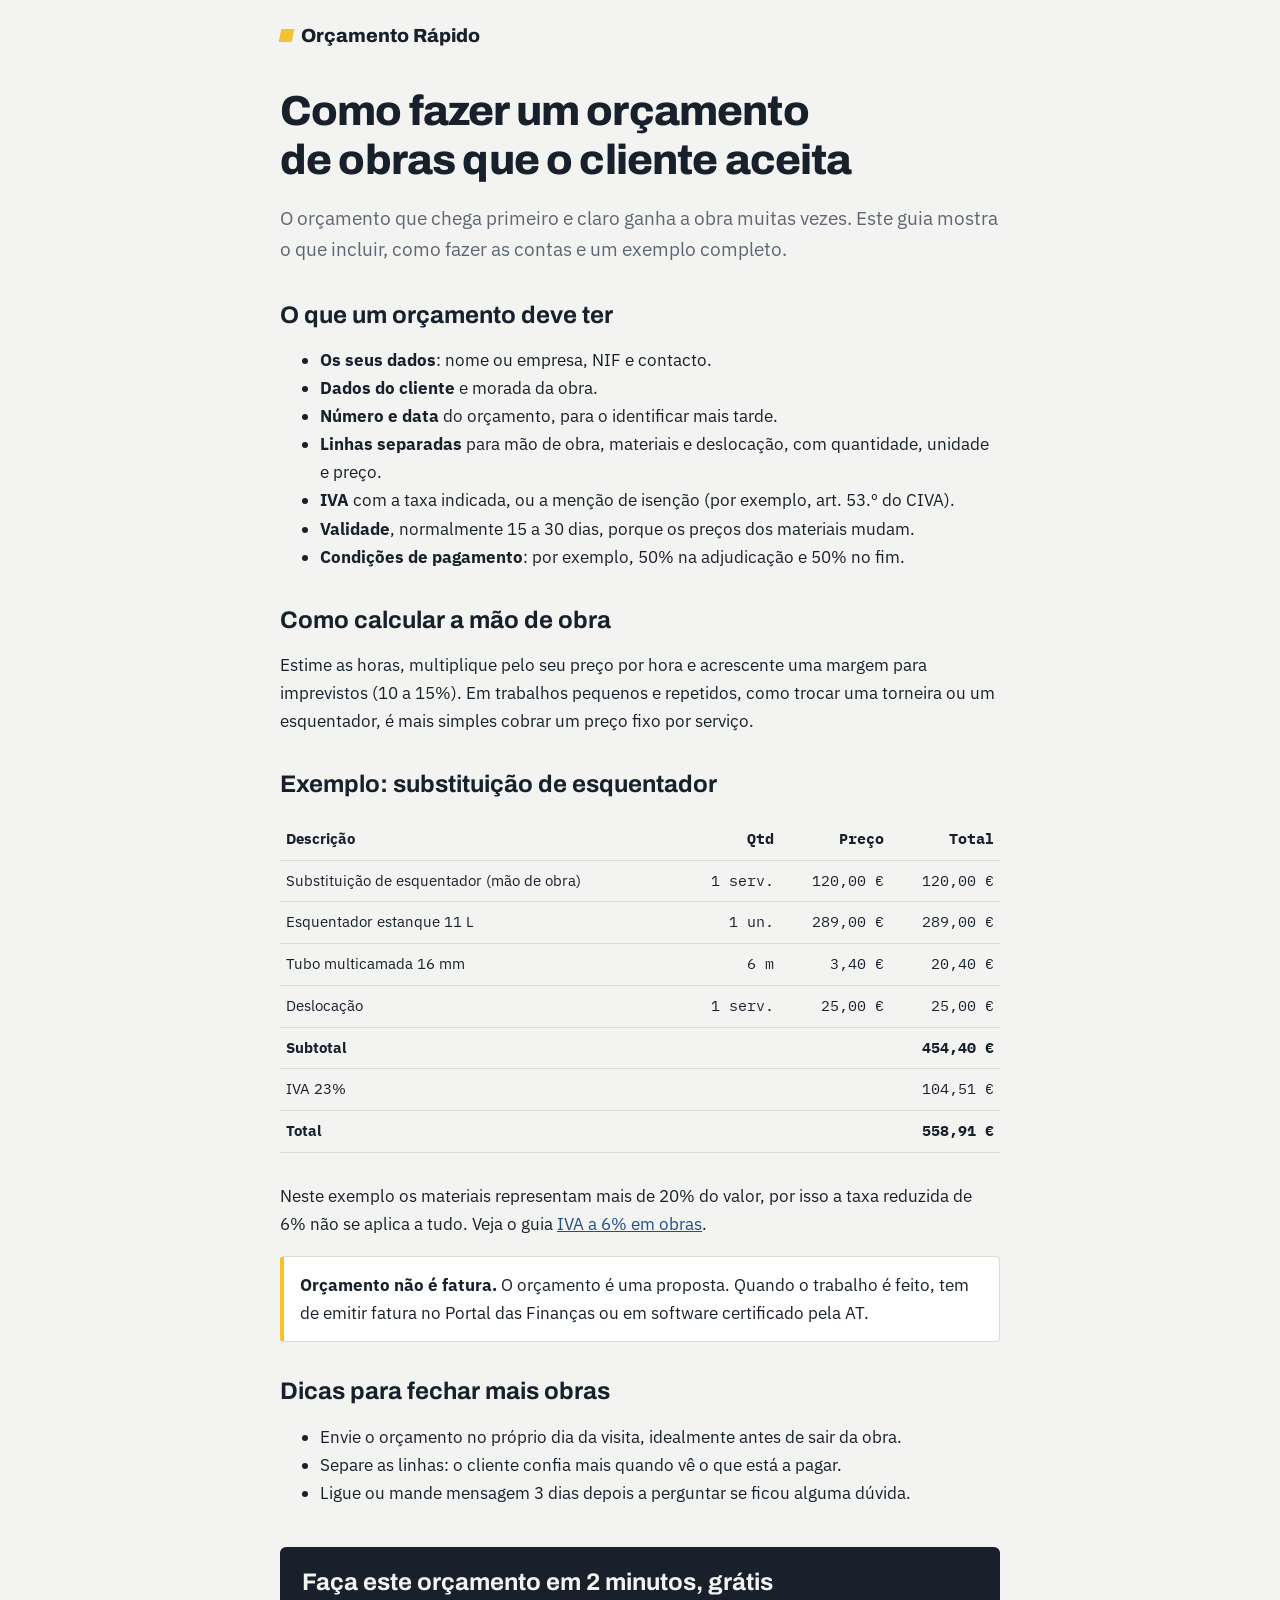
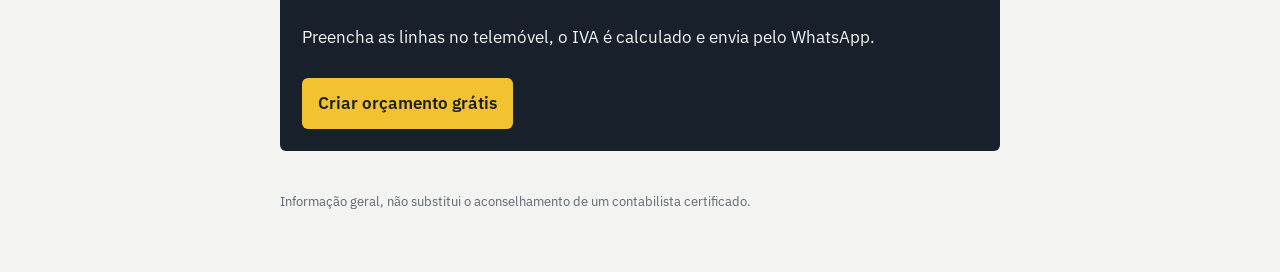
<file: guias/como-fazer-orcamento-obras.html>
<!doctype html>
<html lang="pt-PT">
<head>
<meta charset="utf-8">
<meta name="viewport" content="width=device-width, initial-scale=1, viewport-fit=cover">
<title>Como fazer um orçamento de obras (com exemplo)</title>
<meta name="description" content="O que um orçamento de obras deve incluir, como calcular mão de obra, materiais e IVA, e um exemplo real de canalização. Com modelo grátis.">
<link rel="stylesheet" href="https://fonts.googleapis.com/css2?family=Archivo:wght@700;800&family=IBM+Plex+Sans:wght@400;600&family=IBM+Plex+Mono&display=swap">
<link rel="stylesheet" href="guia.css">
<link rel="canonical" href="https://orcamentorapido.pages.dev/guias/como-fazer-orcamento-obras">
</head>
<body>
<div class="wrap">
<header><a href="../"><i></i>Orçamento Rápido</a></header>
<article>
<h1>Como fazer um orçamento de obras que o cliente aceita</h1>
<p class="lead">O orçamento que chega primeiro e claro ganha a obra muitas vezes. Este guia mostra o que incluir, como fazer as contas e um exemplo completo.</p>

<h2>O que um orçamento deve ter</h2>
<ul>
<li><strong>Os seus dados</strong>: nome ou empresa, NIF e contacto.</li>
<li><strong>Dados do cliente</strong> e morada da obra.</li>
<li><strong>Número e data</strong> do orçamento, para o identificar mais tarde.</li>
<li><strong>Linhas separadas</strong> para mão de obra, materiais e deslocação, com quantidade, unidade e preço.</li>
<li><strong>IVA</strong> com a taxa indicada, ou a menção de isenção (por exemplo, art. 53.º do CIVA).</li>
<li><strong>Validade</strong>, normalmente 15 a 30 dias, porque os preços dos materiais mudam.</li>
<li><strong>Condições de pagamento</strong>: por exemplo, 50% na adjudicação e 50% no fim.</li>
</ul>

<h2>Como calcular a mão de obra</h2>
<p>Estime as horas, multiplique pelo seu preço por hora e acrescente uma margem para imprevistos (10 a 15%). Em trabalhos pequenos e repetidos, como trocar uma torneira ou um esquentador, é mais simples cobrar um preço fixo por serviço.</p>

<h2>Exemplo: substituição de esquentador</h2>
<div class="tbl"><table>
<thead><tr><th>Descrição</th><th class="n">Qtd</th><th class="n">Preço</th><th class="n">Total</th></tr></thead>
<tbody>
<tr><td>Substituição de esquentador (mão de obra)</td><td class="n">1 serv.</td><td class="n">120,00 €</td><td class="n">120,00 €</td></tr>
<tr><td>Esquentador estanque 11 L</td><td class="n">1 un.</td><td class="n">289,00 €</td><td class="n">289,00 €</td></tr>
<tr><td>Tubo multicamada 16 mm</td><td class="n">6 m</td><td class="n">3,40 €</td><td class="n">20,40 €</td></tr>
<tr><td>Deslocação</td><td class="n">1 serv.</td><td class="n">25,00 €</td><td class="n">25,00 €</td></tr>
<tr><td><strong>Subtotal</strong></td><td></td><td></td><td class="n"><strong>454,40 €</strong></td></tr>
<tr><td>IVA 23%</td><td></td><td></td><td class="n">104,51 €</td></tr>
<tr><td><strong>Total</strong></td><td></td><td></td><td class="n"><strong>558,91 €</strong></td></tr>
</tbody></table></div>
<p>Neste exemplo os materiais representam mais de 20% do valor, por isso a taxa reduzida de 6% não se aplica a tudo. Veja o guia <a href="iva-6-obras">IVA a 6% em obras</a>.</p>

<div class="box"><strong>Orçamento não é fatura.</strong> O orçamento é uma proposta. Quando o trabalho é feito, tem de emitir fatura no Portal das Finanças ou em software certificado pela AT.</div>

<h2>Dicas para fechar mais obras</h2>
<ul>
<li>Envie o orçamento no próprio dia da visita, idealmente antes de sair da obra.</li>
<li>Separe as linhas: o cliente confia mais quando vê o que está a pagar.</li>
<li>Ligue ou mande mensagem 3 dias depois a perguntar se ficou alguma dúvida.</li>
</ul>

<section class="cta">
<h2>Faça este orçamento em 2 minutos, grátis</h2>
<p>Preencha as linhas no telemóvel, o IVA é calculado e envia pelo WhatsApp.</p>
<a class="btn" href="../">Criar orçamento grátis</a>
</section>
</article>
<footer>Informação geral, não substitui o aconselhamento de um contabilista certificado.</footer>
</div>
</body>
</html>
</file>
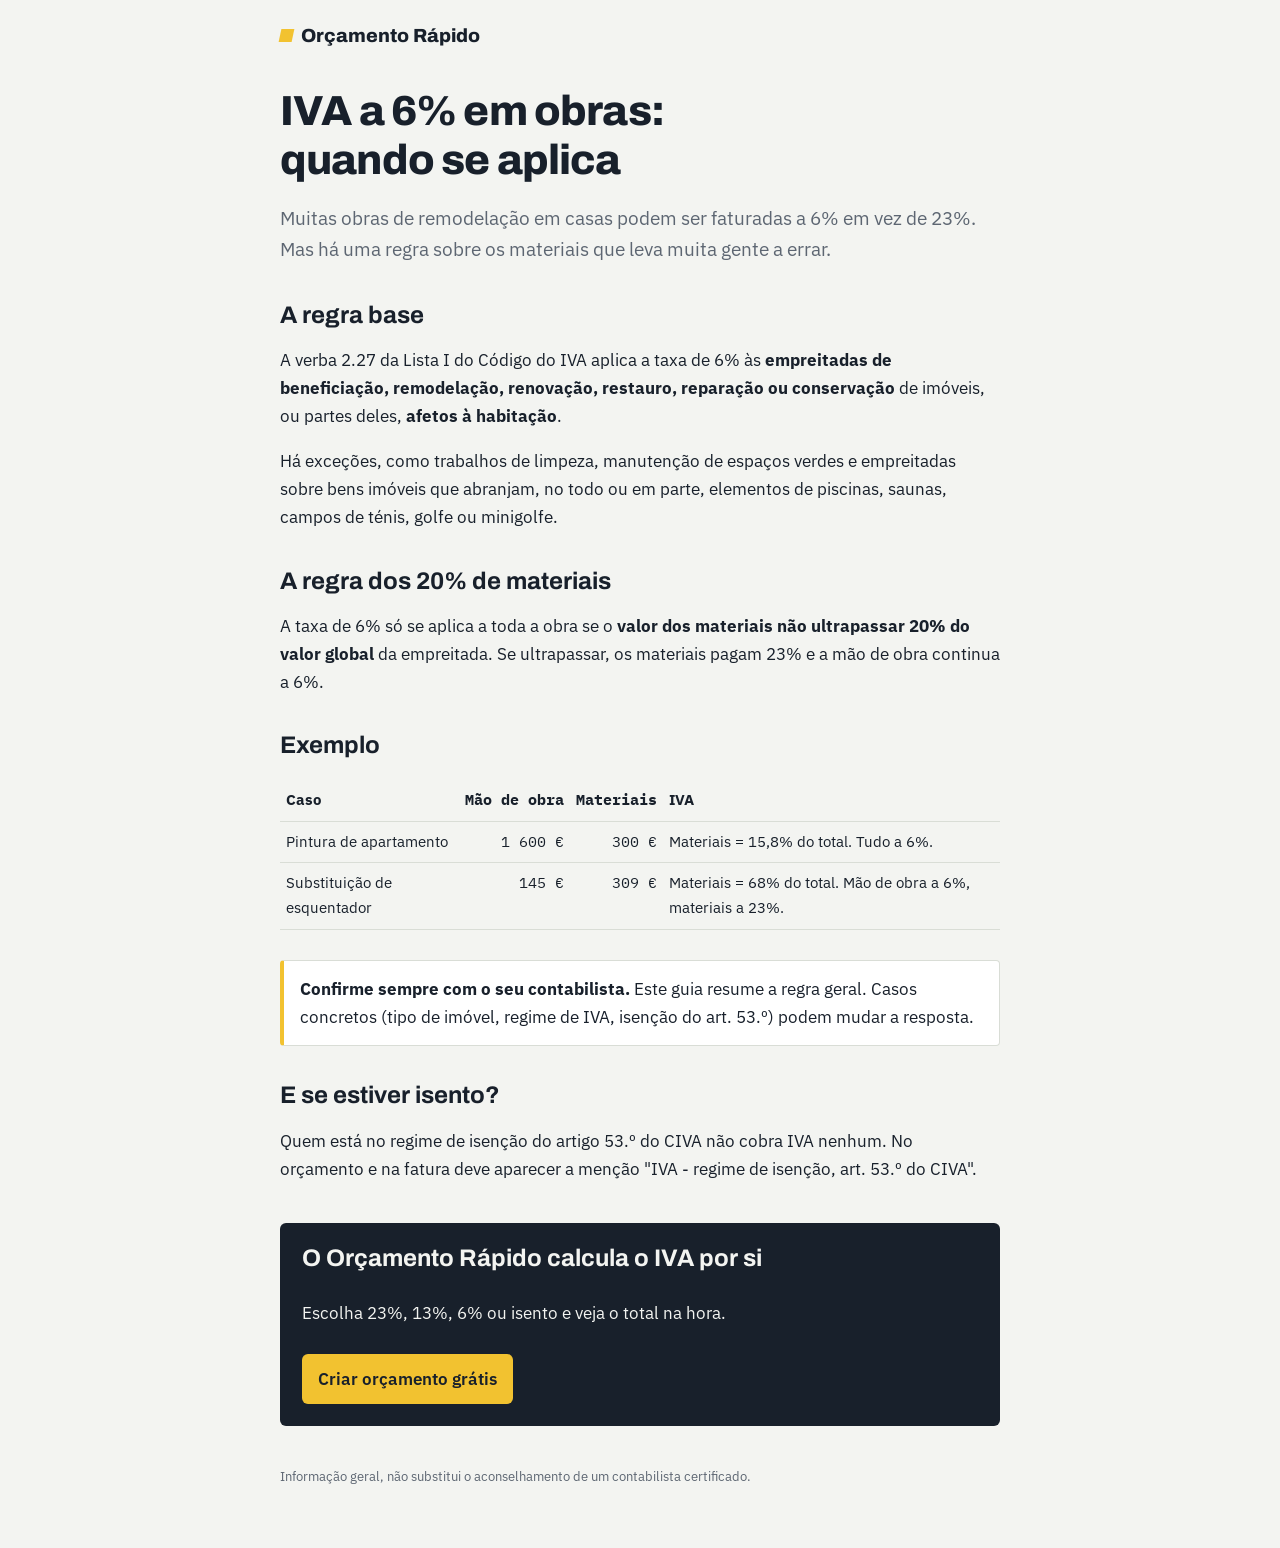
<file: guias/iva-6-obras.html>
<!doctype html>
<html lang="pt-PT">
<head>
<meta charset="utf-8">
<meta name="viewport" content="width=device-width, initial-scale=1, viewport-fit=cover">
<title>IVA a 6% em obras: quando se aplica e a regra dos 20%</title>
<meta name="description" content="Quando pode cobrar IVA a 6% em obras de remodelação em habitação (verba 2.27 do CIVA), a regra dos 20% de materiais e um exemplo de cálculo.">
<link rel="stylesheet" href="https://fonts.googleapis.com/css2?family=Archivo:wght@700;800&family=IBM+Plex+Sans:wght@400;600&family=IBM+Plex+Mono&display=swap">
<link rel="stylesheet" href="guia.css">
<link rel="canonical" href="https://orcamentorapido.pages.dev/guias/iva-6-obras">
</head>
<body>
<div class="wrap">
<header><a href="../"><i></i>Orçamento Rápido</a></header>
<article>
<h1>IVA a 6% em obras: quando se aplica</h1>
<p class="lead">Muitas obras de remodelação em casas podem ser faturadas a 6% em vez de 23%. Mas há uma regra sobre os materiais que leva muita gente a errar.</p>

<h2>A regra base</h2>
<p>A verba 2.27 da Lista I do Código do IVA aplica a taxa de 6% às <strong>empreitadas de beneficiação, remodelação, renovação, restauro, reparação ou conservação</strong> de imóveis, ou partes deles, <strong>afetos à habitação</strong>.</p>
<p>Há exceções, como trabalhos de limpeza, manutenção de espaços verdes e empreitadas sobre bens imóveis que abranjam, no todo ou em parte, elementos de piscinas, saunas, campos de ténis, golfe ou minigolfe.</p>

<h2>A regra dos 20% de materiais</h2>
<p>A taxa de 6% só se aplica a toda a obra se o <strong>valor dos materiais não ultrapassar 20% do valor global</strong> da empreitada. Se ultrapassar, os materiais pagam 23% e a mão de obra continua a 6%.</p>

<h2>Exemplo</h2>
<div class="tbl"><table>
<thead><tr><th>Caso</th><th class="n">Mão de obra</th><th class="n">Materiais</th><th>IVA</th></tr></thead>
<tbody>
<tr><td>Pintura de apartamento</td><td class="n">1 600 €</td><td class="n">300 €</td><td>Materiais = 15,8% do total. Tudo a 6%.</td></tr>
<tr><td>Substituição de esquentador</td><td class="n">145 €</td><td class="n">309 €</td><td>Materiais = 68% do total. Mão de obra a 6%, materiais a 23%.</td></tr>
</tbody></table></div>

<div class="box"><strong>Confirme sempre com o seu contabilista.</strong> Este guia resume a regra geral. Casos concretos (tipo de imóvel, regime de IVA, isenção do art. 53.º) podem mudar a resposta.</div>

<h2>E se estiver isento?</h2>
<p>Quem está no regime de isenção do artigo 53.º do CIVA não cobra IVA nenhum. No orçamento e na fatura deve aparecer a menção "IVA - regime de isenção, art. 53.º do CIVA".</p>

<section class="cta">
<h2>O Orçamento Rápido calcula o IVA por si</h2>
<p>Escolha 23%, 13%, 6% ou isento e veja o total na hora.</p>
<a class="btn" href="../">Criar orçamento grátis</a>
</section>
</article>
<footer>Informação geral, não substitui o aconselhamento de um contabilista certificado.</footer>
</div>
</body>
</html>
</file>
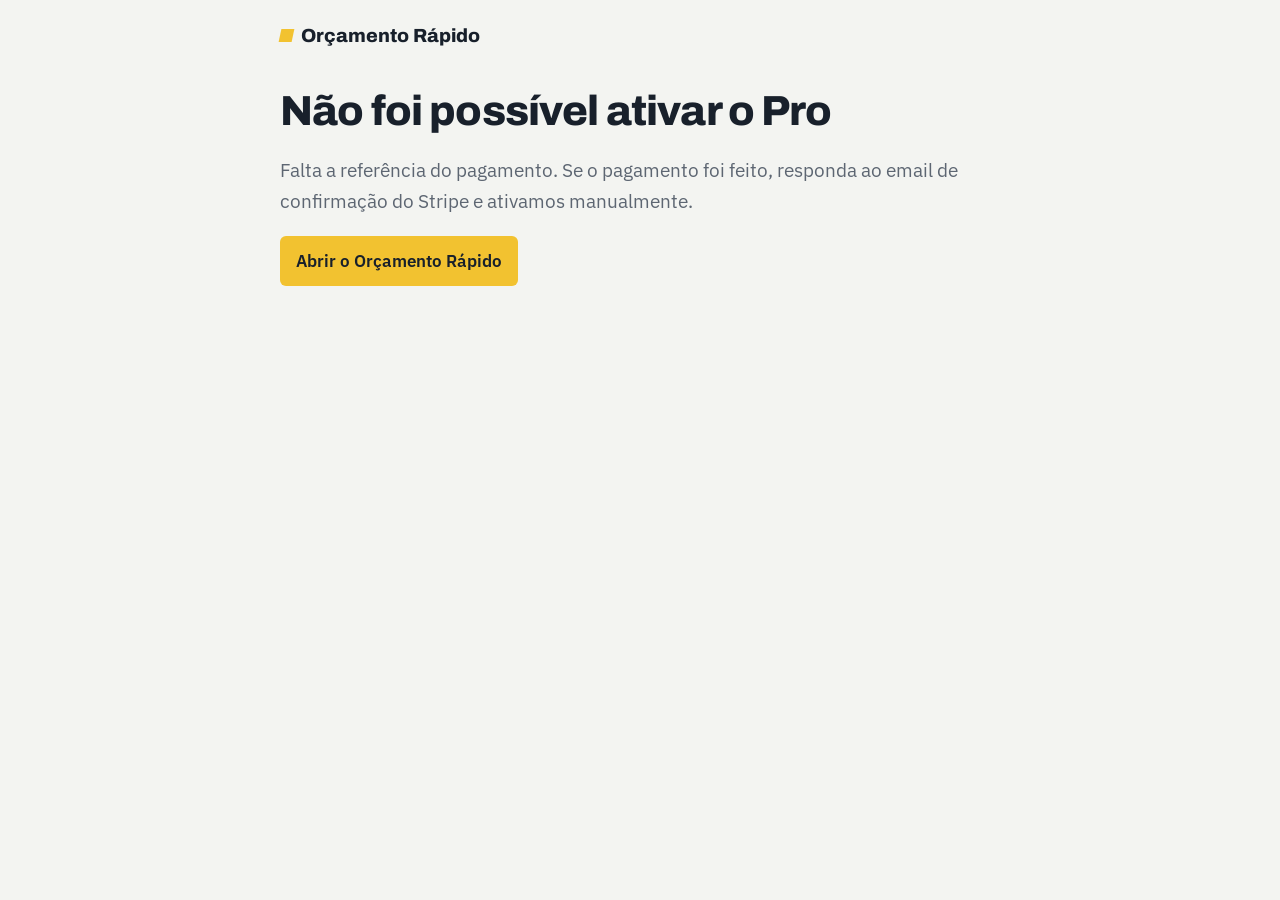
<file: public/obrigado.html>
<!doctype html>
<html lang="pt-PT">
<head>
<meta charset="utf-8">
<meta name="viewport" content="width=device-width, initial-scale=1">
<title>Ativar Pro · Orçamento Rápido</title>
<meta name="robots" content="noindex">
<link rel="stylesheet" href="https://fonts.googleapis.com/css2?family=Archivo:wght@700;800&family=IBM+Plex+Sans:wght@400;600&display=swap">
<link rel="stylesheet" href="/guias/guia.css">
</head>
<body>
<div class="wrap">
<header><a href="/"><i></i>Orçamento Rápido</a></header>
<h1 id="t">A ativar o plano Pro…</h1>
<p class="lead" id="m">Estamos a confirmar o pagamento com o Stripe. Demora poucos segundos.</p>
<p><a class="btn" href="/" id="go" hidden>Abrir o Orçamento Rápido</a></p>
</div>
<script>
(async () => {
  const t = document.getElementById('t'), m = document.getElementById('m'), go = document.getElementById('go');
  const id = new URLSearchParams(location.search).get('session_id');
  const fail = msg => { t.textContent = 'Não foi possível ativar o Pro'; m.textContent = msg + ' Se o pagamento foi feito, responda ao email de confirmação do Stripe e ativamos manualmente.'; go.hidden = false; };
  if (!id) return fail('Falta a referência do pagamento.');
  try {
    const r = await fetch('/api/ativar?session_id=' + encodeURIComponent(id), { cache: 'no-store' });
    const j = await r.json();
    if (!j.ok) return fail(j.erro || 'Erro desconhecido.');
    try { localStorage.setItem('or_pro', JSON.stringify({ sub: j.sub, checked: Date.now() })); } catch (e) { return fail('Este browser não deixa guardar dados.'); }
    t.textContent = 'Plano Pro ativo';
    m.textContent = 'Já pode exportar PDF com o seu logótipo, guardar o histórico e usar a sua tabela de preços. Para usar o Pro noutro aparelho, abra o site nesse aparelho e ative com o seu email na secção Preços.';
    go.hidden = false;
  } catch (e) { fail('Sem ligação à internet.'); }
})();
</script>
</body>
</html>
</file>
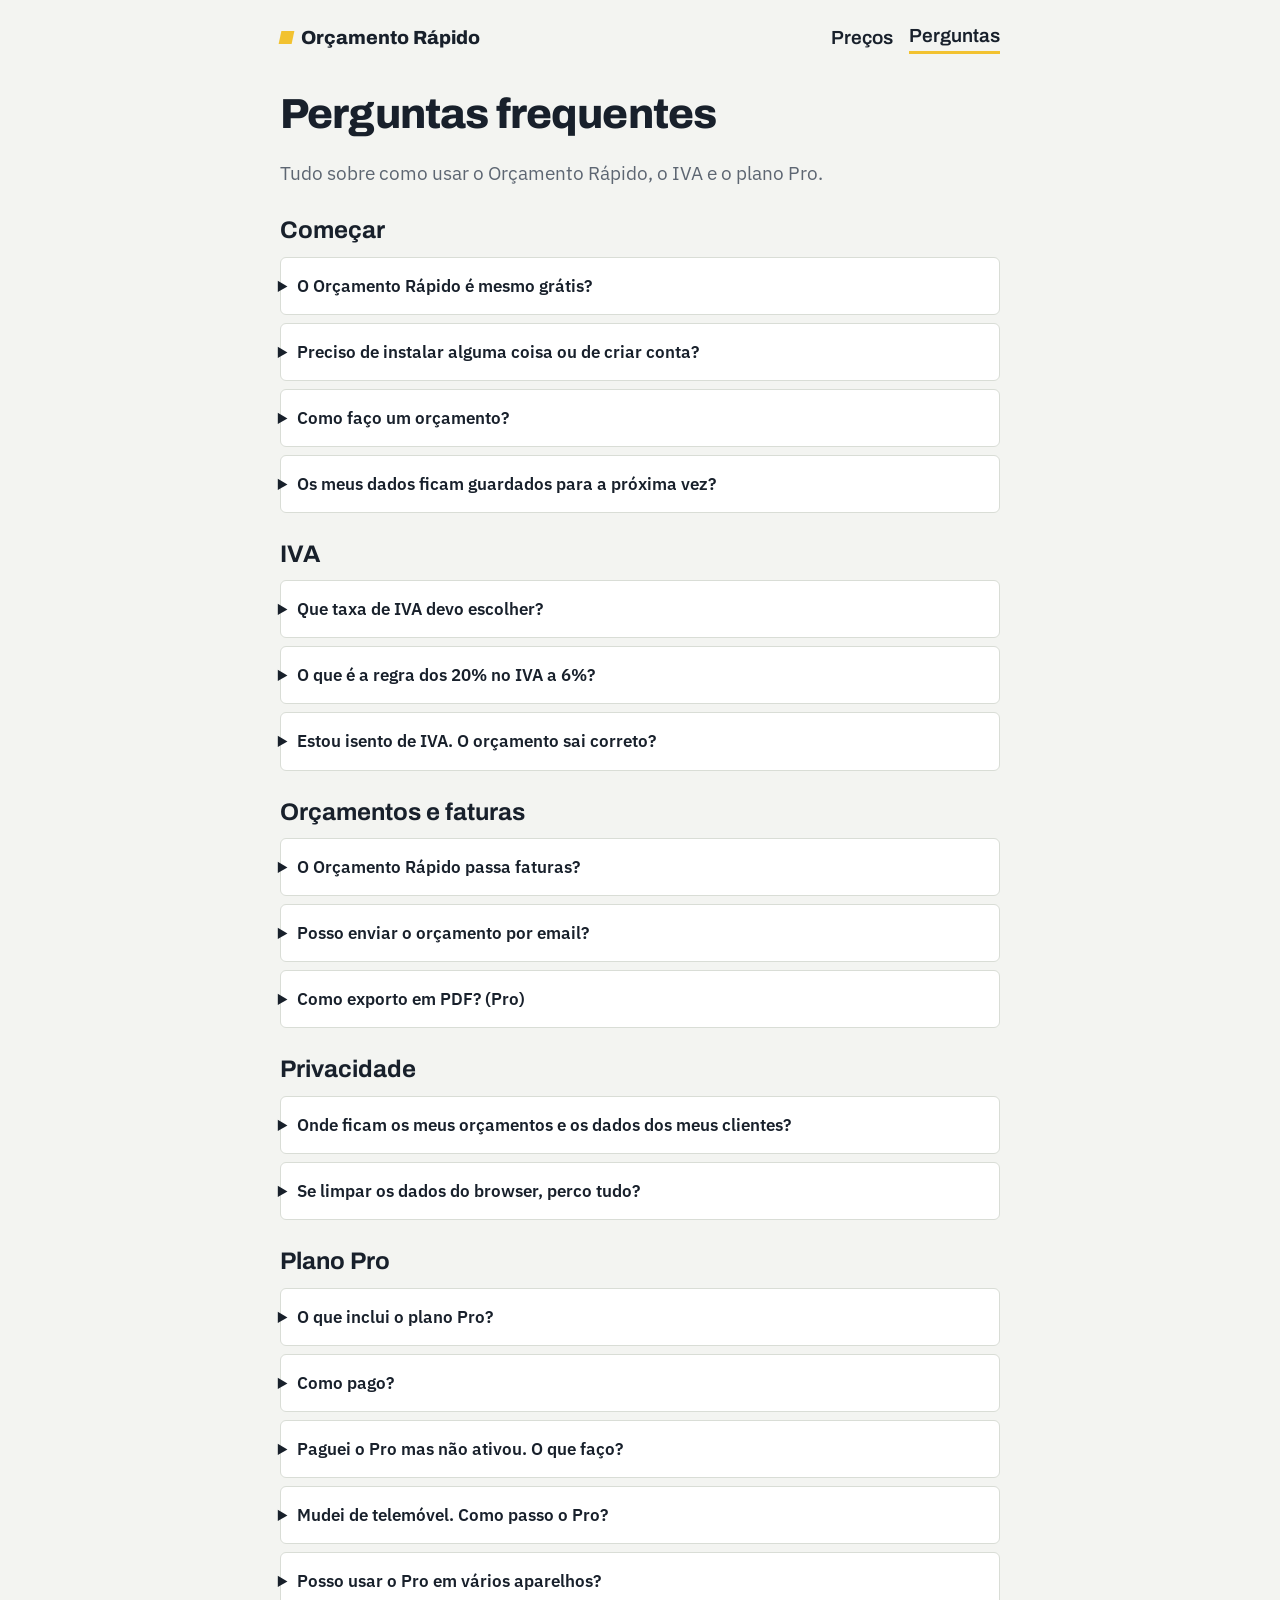
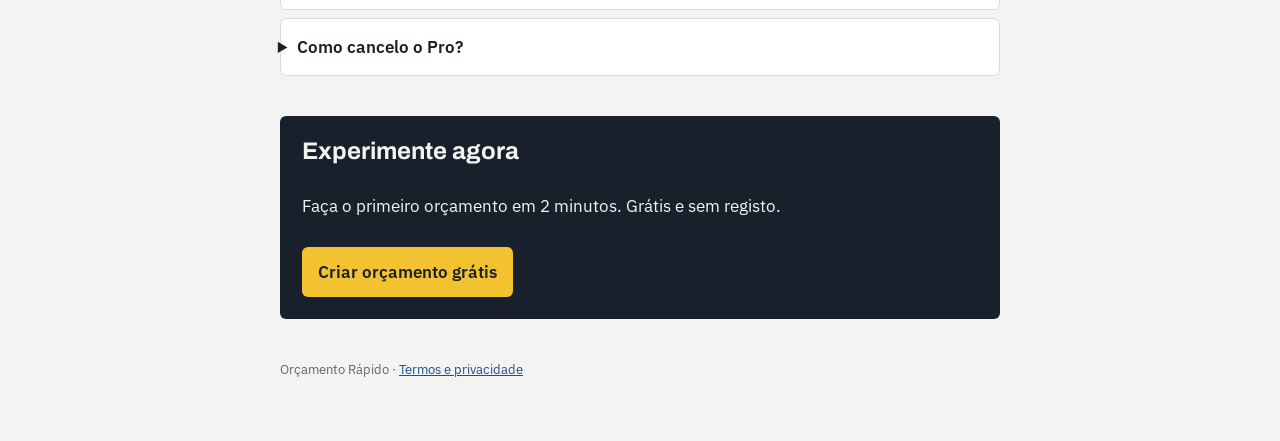
<file: public/perguntas.html>
<!doctype html>
<html lang="pt-PT">
<head>
<meta charset="utf-8">
<meta name="viewport" content="width=device-width, initial-scale=1, viewport-fit=cover">
<title>Perguntas frequentes · Orçamento Rápido</title>
<meta name="description" content="Respostas sobre o Orçamento Rápido: como fazer orçamentos, IVA a 6% e regra dos 20%, privacidade, plano Pro, pagamento e cancelamento.">
<link rel="canonical" href="https://orcamentorapido.pages.dev/perguntas">
<link rel="icon" href="/favicon.svg" type="image/svg+xml">
<meta property="og:title" content="Perguntas frequentes · Orçamento Rápido">
<meta property="og:image" content="https://orcamentorapido.pages.dev/og.png">
<link rel="stylesheet" href="https://fonts.googleapis.com/css2?family=Archivo:wght@700;800&family=IBM+Plex+Sans:wght@400;600&display=swap">
<link rel="stylesheet" href="/guias/guia.css">
<style>
nav.top{display:flex;justify-content:space-between;align-items:center;gap:12px;flex-wrap:wrap}
nav.top .links{display:flex;gap:16px;font-size:15px}
nav.top .links a{color:var(--ink);text-decoration:none;font-weight:600}
nav.top .links a[aria-current]{border-bottom:3px solid var(--accent)}
section{display:grid;gap:8px;margin-top:28px}
section h2{margin:0 0 4px}
details{background:var(--paper);border:1px solid var(--line);border-radius:6px;padding:0 16px}
summary{cursor:pointer;font-weight:600;padding:14px 0;list-style-position:outside}
summary:focus-visible{outline:3px solid var(--blue);outline-offset:2px}
details p{margin:0 0 16px;color:var(--ink)}
</style>
<script type="application/ld+json">{"@context": "https://schema.org", "@type": "FAQPage", "mainEntity": [{"@type": "Question", "name": "O Orçamento Rápido é mesmo grátis?", "acceptedAnswer": {"@type": "Answer", "text": "Sim. Pode fazer orçamentos ilimitados e enviá-los por WhatsApp sem pagar nada e sem criar conta. O plano Pro (6,90 € por mês) é opcional e acrescenta PDF com logótipo, histórico e tabela de preços."}}, {"@type": "Question", "name": "Preciso de instalar alguma coisa ou de criar conta?", "acceptedAnswer": {"@type": "Answer", "text": "Não. Funciona no browser do telemóvel ou do computador. Para ter o site à mão, no telemóvel abra o menu do browser e escolha \"Adicionar ao ecrã principal\"."}}, {"@type": "Question", "name": "Como faço um orçamento?", "acceptedAnswer": {"@type": "Answer", "text": "Preencha os seus dados e os do cliente, acrescente uma linha por cada trabalho ou material, escolha o IVA e a validade. O orçamento aparece ao lado, já com os totais. Depois carregue em \"Copiar para WhatsApp\" e cole na conversa com o cliente."}}, {"@type": "Question", "name": "Os meus dados ficam guardados para a próxima vez?", "acceptedAnswer": {"@type": "Answer", "text": "Sim. O nome do negócio, o NIF e o contacto ficam guardados neste aparelho e aparecem preenchidos da próxima vez que abrir o site."}}, {"@type": "Question", "name": "Que taxa de IVA devo escolher?", "acceptedAnswer": {"@type": "Answer", "text": "Depende do trabalho. A taxa normal é 23%. Obras de remodelação, reparação ou conservação em casas de habitação podem ter 6% (verba 2.27 do Código do IVA). Se estiver no regime de isenção do artigo 53.º, escolha \"Isento\". Em caso de dúvida, confirme com o seu contabilista."}}, {"@type": "Question", "name": "O que é a regra dos 20% no IVA a 6%?", "acceptedAnswer": {"@type": "Answer", "text": "Com IVA a 6%, se o valor dos materiais passar de 20% do total da obra, os materiais são tributados a 23% e a mão de obra continua a 6%. Marque cada linha como \"M. obra\" ou \"Material\" e o Orçamento Rápido faz esta conta automaticamente. Mais detalhes no guia IVA a 6% em obras."}}, {"@type": "Question", "name": "Estou isento de IVA. O orçamento sai correto?", "acceptedAnswer": {"@type": "Answer", "text": "Sim. Ao escolher \"Isento\", o orçamento mostra IVA a zero com a menção ao artigo 53.º do CIVA."}}, {"@type": "Question", "name": "O Orçamento Rápido passa faturas?", "acceptedAnswer": {"@type": "Answer", "text": "Não. O orçamento é a proposta que envia antes do trabalho. A fatura é obrigatória quando o trabalho é feito e tem de ser emitida no Portal das Finanças ou num programa certificado pela AT. Explicamos a diferença no guia Orçamento ou fatura."}}, {"@type": "Question", "name": "Posso enviar o orçamento por email?", "acceptedAnswer": {"@type": "Answer", "text": "Pode copiar o texto e colá-lo num email. Com o plano Pro também pode exportar o orçamento em PDF, com o seu logótipo, e anexá-lo."}}, {"@type": "Question", "name": "Como exporto em PDF? (Pro)", "acceptedAnswer": {"@type": "Answer", "text": "Carregue em \"Exportar PDF\". Abre a janela de impressão: no destino, escolha \"Guardar como PDF\". Só o orçamento é incluído, sem o resto da página."}}, {"@type": "Question", "name": "Onde ficam os meus orçamentos e os dados dos meus clientes?", "acceptedAnswer": {"@type": "Answer", "text": "Só no seu aparelho, guardados no browser. Não são enviados para nenhum servidor e nós não temos acesso a eles."}}, {"@type": "Question", "name": "Se limpar os dados do browser, perco tudo?", "acceptedAnswer": {"@type": "Answer", "text": "Sim. Limpar os dados do browser apaga os dados do negócio, o histórico, a tabela de preços e o logótipo guardados nesse aparelho. A subscrição Pro não se perde: volte a ativá-la com o seu email."}}, {"@type": "Question", "name": "O que inclui o plano Pro?", "acceptedAnswer": {"@type": "Answer", "text": "PDF com o seu logótipo, orçamentos sem o rodapé da marca, histórico de orçamentos para reabrir e reenviar, e tabela de preços: os preços que já usou aparecem sozinhos nos orçamentos seguintes."}}, {"@type": "Question", "name": "Como pago?", "acceptedAnswer": {"@type": "Answer", "text": "Na secção Preços, escreva o seu email e carregue em \"Começar Pro\". O pagamento é feito com cartão no Stripe, num separador novo. Quando terminar, volte ao separador do Orçamento Rápido e o Pro ativa-se sozinho."}}, {"@type": "Question", "name": "Paguei o Pro mas não ativou. O que faço?", "acceptedAnswer": {"@type": "Answer", "text": "Abra o site no mesmo aparelho, vá a Preços e escreva o email que usou no pagamento em \"Já pagou o Pro?\". Se mesmo assim não ativar, responda ao email do recibo do Stripe e ativamos manualmente."}}, {"@type": "Question", "name": "Mudei de telemóvel. Como passo o Pro?", "acceptedAnswer": {"@type": "Answer", "text": "No aparelho novo, abra o site, vá a Preços e ative com o email do pagamento. O histórico, a tabela de preços e o logótipo ficam no aparelho antigo, porque são guardados só nesse aparelho."}}, {"@type": "Question", "name": "Posso usar o Pro em vários aparelhos?", "acceptedAnswer": {"@type": "Answer", "text": "Sim. Ative em cada aparelho com o email do pagamento."}}, {"@type": "Question", "name": "Como cancelo o Pro?", "acceptedAnswer": {"@type": "Answer", "text": "Responda ao email do recibo que o Stripe lhe enviou quando pagou e peça o cancelamento. O Pro continua ativo até ao fim do mês já pago. Não há fidelização."}}]}</script>
</head>
<body>
<div class="wrap">
<header><nav class="top"><a href="/"><i></i>Orçamento Rápido</a><span class="links"><a href="./#precos">Preços</a><a href="perguntas" aria-current="page">Perguntas</a></span></nav></header>
<article>
<h1>Perguntas frequentes</h1>
<p class="lead">Tudo sobre como usar o Orçamento Rápido, o IVA e o plano Pro.</p>
<section><h2>Começar</h2>
<details><summary>O Orçamento Rápido é mesmo grátis?</summary><p>Sim. Pode fazer orçamentos ilimitados e enviá-los por WhatsApp sem pagar nada e sem criar conta. O plano Pro (6,90 € por mês) é opcional e acrescenta PDF com logótipo, histórico e tabela de preços.</p></details>
<details><summary>Preciso de instalar alguma coisa ou de criar conta?</summary><p>Não. Funciona no browser do telemóvel ou do computador. Para ter o site à mão, no telemóvel abra o menu do browser e escolha "Adicionar ao ecrã principal".</p></details>
<details><summary>Como faço um orçamento?</summary><p>Preencha os seus dados e os do cliente, acrescente uma linha por cada trabalho ou material, escolha o IVA e a validade. O orçamento aparece ao lado, já com os totais. Depois carregue em "Copiar para WhatsApp" e cole na conversa com o cliente.</p></details>
<details><summary>Os meus dados ficam guardados para a próxima vez?</summary><p>Sim. O nome do negócio, o NIF e o contacto ficam guardados neste aparelho e aparecem preenchidos da próxima vez que abrir o site.</p></details>
</section>
<section><h2>IVA</h2>
<details><summary>Que taxa de IVA devo escolher?</summary><p>Depende do trabalho. A taxa normal é 23%. Obras de remodelação, reparação ou conservação em casas de habitação podem ter 6% (verba 2.27 do Código do IVA). Se estiver no regime de isenção do artigo 53.º, escolha "Isento". Em caso de dúvida, confirme com o seu contabilista.</p></details>
<details><summary>O que é a regra dos 20% no IVA a 6%?</summary><p>Com IVA a 6%, se o valor dos materiais passar de 20% do total da obra, os materiais são tributados a 23% e a mão de obra continua a 6%. Marque cada linha como "M. obra" ou "Material" e o Orçamento Rápido faz esta conta automaticamente. Mais detalhes no guia <a href="guias/iva-6-obras">IVA a 6% em obras</a>.</p></details>
<details><summary>Estou isento de IVA. O orçamento sai correto?</summary><p>Sim. Ao escolher "Isento", o orçamento mostra IVA a zero com a menção ao artigo 53.º do CIVA.</p></details>
</section>
<section><h2>Orçamentos e faturas</h2>
<details><summary>O Orçamento Rápido passa faturas?</summary><p>Não. O orçamento é a proposta que envia antes do trabalho. A fatura é obrigatória quando o trabalho é feito e tem de ser emitida no Portal das Finanças ou num programa certificado pela AT. Explicamos a diferença no guia <a href="guias/orcamento-ou-fatura">Orçamento ou fatura</a>.</p></details>
<details><summary>Posso enviar o orçamento por email?</summary><p>Pode copiar o texto e colá-lo num email. Com o plano Pro também pode exportar o orçamento em PDF, com o seu logótipo, e anexá-lo.</p></details>
<details><summary>Como exporto em PDF? (Pro)</summary><p>Carregue em "Exportar PDF". Abre a janela de impressão: no destino, escolha "Guardar como PDF". Só o orçamento é incluído, sem o resto da página.</p></details>
</section>
<section><h2>Privacidade</h2>
<details><summary>Onde ficam os meus orçamentos e os dados dos meus clientes?</summary><p>Só no seu aparelho, guardados no browser. Não são enviados para nenhum servidor e nós não temos acesso a eles.</p></details>
<details><summary>Se limpar os dados do browser, perco tudo?</summary><p>Sim. Limpar os dados do browser apaga os dados do negócio, o histórico, a tabela de preços e o logótipo guardados nesse aparelho. A subscrição Pro não se perde: volte a ativá-la com o seu email.</p></details>
</section>
<section><h2>Plano Pro</h2>
<details><summary>O que inclui o plano Pro?</summary><p>PDF com o seu logótipo, orçamentos sem o rodapé da marca, histórico de orçamentos para reabrir e reenviar, e tabela de preços: os preços que já usou aparecem sozinhos nos orçamentos seguintes.</p></details>
<details><summary>Como pago?</summary><p>Na secção <a href="./#precos">Preços</a>, escreva o seu email e carregue em "Começar Pro". O pagamento é feito com cartão no Stripe, num separador novo. Quando terminar, volte ao separador do Orçamento Rápido e o Pro ativa-se sozinho.</p></details>
<details><summary>Paguei o Pro mas não ativou. O que faço?</summary><p>Abra o site no mesmo aparelho, vá a <a href="./#precos">Preços</a> e escreva o email que usou no pagamento em "Já pagou o Pro?". Se mesmo assim não ativar, responda ao email do recibo do Stripe e ativamos manualmente.</p></details>
<details><summary>Mudei de telemóvel. Como passo o Pro?</summary><p>No aparelho novo, abra o site, vá a <a href="./#precos">Preços</a> e ative com o email do pagamento. O histórico, a tabela de preços e o logótipo ficam no aparelho antigo, porque são guardados só nesse aparelho.</p></details>
<details><summary>Posso usar o Pro em vários aparelhos?</summary><p>Sim. Ative em cada aparelho com o email do pagamento.</p></details>
<details><summary>Como cancelo o Pro?</summary><p>Responda ao email do recibo que o Stripe lhe enviou quando pagou e peça o cancelamento. O Pro continua ativo até ao fim do mês já pago. Não há fidelização.</p></details>
</section>
<section class="cta">
<h2>Experimente agora</h2>
<p>Faça o primeiro orçamento em 2 minutos. Grátis e sem registo.</p>
<a class="btn" href="/">Criar orçamento grátis</a>
</section>
</article>
<footer>Orçamento Rápido · <a href="termos">Termos e privacidade</a></footer>
</div>
</body>
</html>
</file>
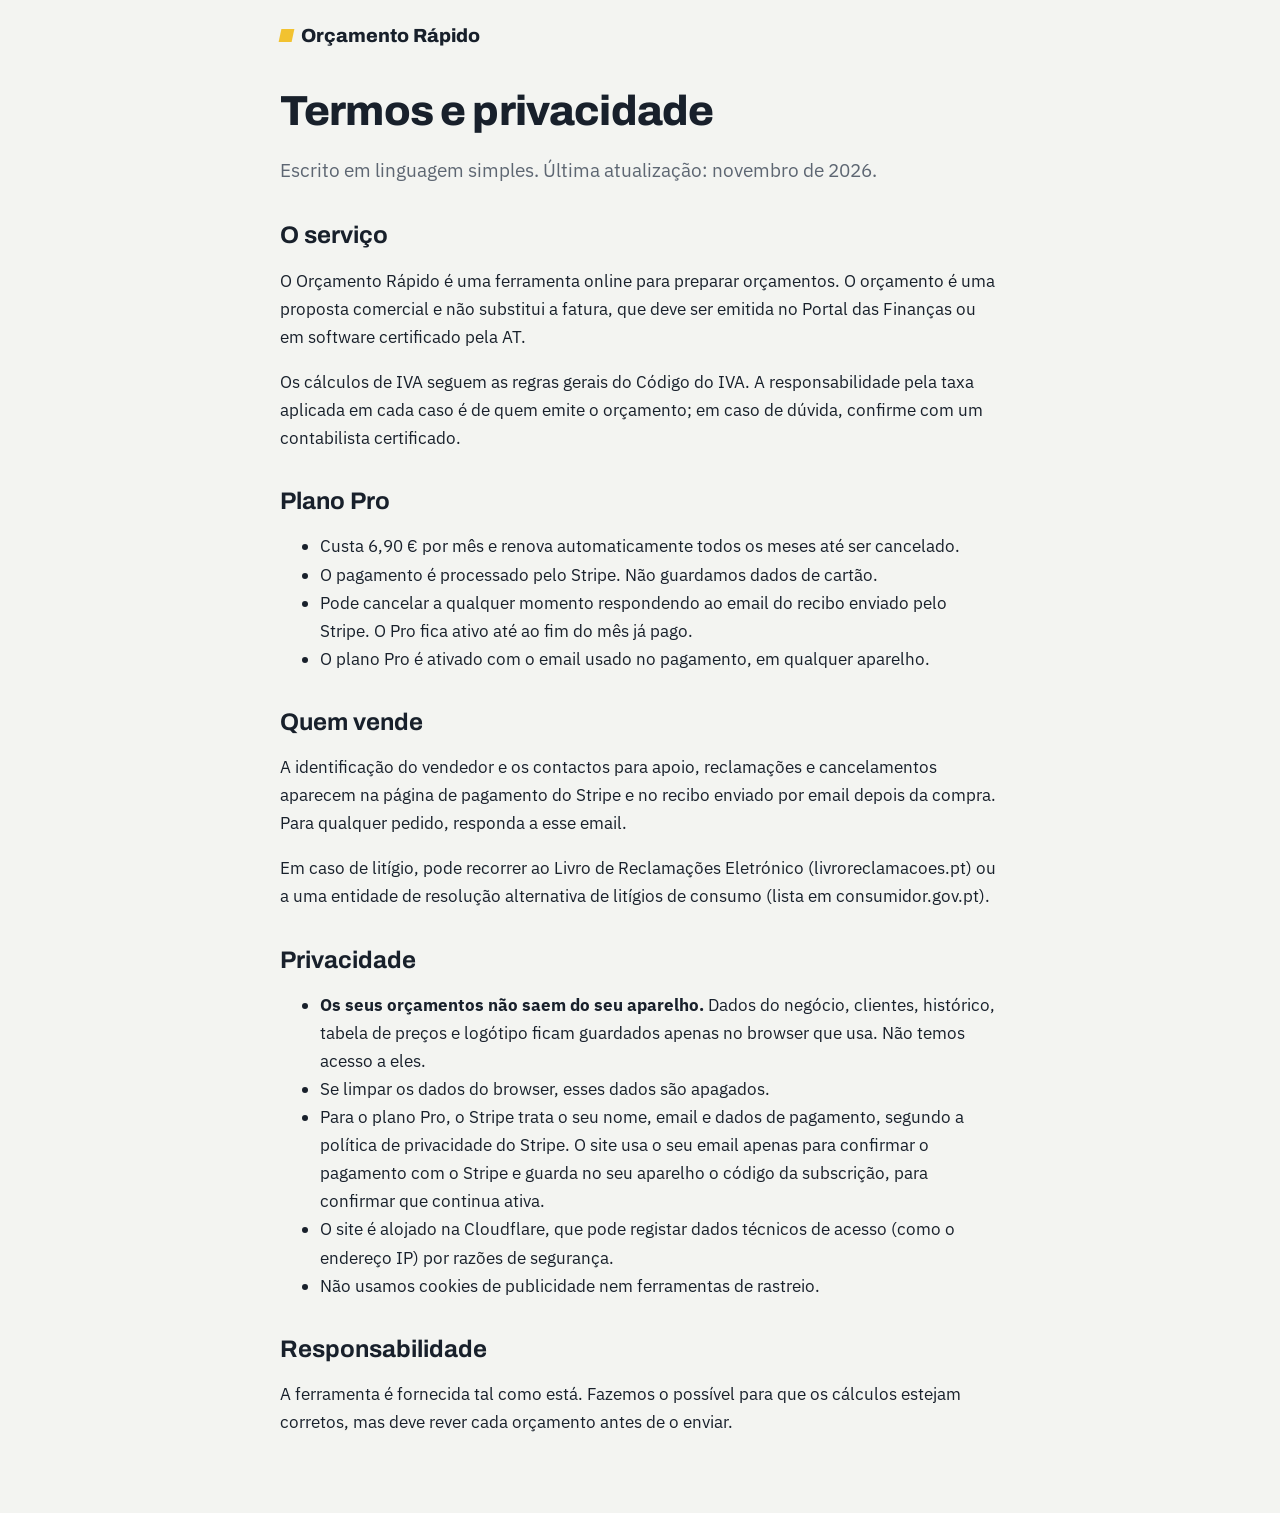
<file: public/termos.html>
<!doctype html>
<html lang="pt-PT">
<head>
<meta charset="utf-8">
<meta name="viewport" content="width=device-width, initial-scale=1, viewport-fit=cover">
<title>Termos e privacidade · Orçamento Rápido</title>
<meta name="description" content="Termos de utilização, plano Pro e política de privacidade do Orçamento Rápido.">
<link rel="icon" href="/favicon.svg" type="image/svg+xml">
<link rel="stylesheet" href="https://fonts.googleapis.com/css2?family=Archivo:wght@700;800&family=IBM+Plex+Sans:wght@400;600&display=swap">
<link rel="stylesheet" href="/guias/guia.css">
<link rel="canonical" href="https://orcamentorapido.pages.dev/termos">
</head>
<body>
<div class="wrap">
<header><a href="/"><i></i>Orçamento Rápido</a></header>
<article>
<h1>Termos e privacidade</h1>
<p class="lead">Escrito em linguagem simples. Última atualização: novembro de 2026.</p>

<h2>O serviço</h2>
<p>O Orçamento Rápido é uma ferramenta online para preparar orçamentos. O orçamento é uma proposta comercial e não substitui a fatura, que deve ser emitida no Portal das Finanças ou em software certificado pela AT.</p>
<p>Os cálculos de IVA seguem as regras gerais do Código do IVA. A responsabilidade pela taxa aplicada em cada caso é de quem emite o orçamento; em caso de dúvida, confirme com um contabilista certificado.</p>

<h2>Plano Pro</h2>
<ul>
<li>Custa 6,90 € por mês e renova automaticamente todos os meses até ser cancelado.</li>
<li>O pagamento é processado pelo Stripe. Não guardamos dados de cartão.</li>
<li>Pode cancelar a qualquer momento respondendo ao email do recibo enviado pelo Stripe. O Pro fica ativo até ao fim do mês já pago.</li>
<li>O plano Pro é ativado com o email usado no pagamento, em qualquer aparelho.</li>
</ul>

<h2>Quem vende</h2>
<p>A identificação do vendedor e os contactos para apoio, reclamações e cancelamentos aparecem na página de pagamento do Stripe e no recibo enviado por email depois da compra. Para qualquer pedido, responda a esse email.</p>
<p>Em caso de litígio, pode recorrer ao Livro de Reclamações Eletrónico (livroreclamacoes.pt) ou a uma entidade de resolução alternativa de litígios de consumo (lista em consumidor.gov.pt).</p>

<h2>Privacidade</h2>
<ul>
<li><strong>Os seus orçamentos não saem do seu aparelho.</strong> Dados do negócio, clientes, histórico, tabela de preços e logótipo ficam guardados apenas no browser que usa. Não temos acesso a eles.</li>
<li>Se limpar os dados do browser, esses dados são apagados.</li>
<li>Para o plano Pro, o Stripe trata o seu nome, email e dados de pagamento, segundo a política de privacidade do Stripe. O site usa o seu email apenas para confirmar o pagamento com o Stripe e guarda no seu aparelho o código da subscrição, para confirmar que continua ativa.</li>
<li>O site é alojado na Cloudflare, que pode registar dados técnicos de acesso (como o endereço IP) por razões de segurança.</li>
<li>Não usamos cookies de publicidade nem ferramentas de rastreio.</li>
</ul>

<h2>Responsabilidade</h2>
<p>A ferramenta é fornecida tal como está. Fazemos o possível para que os cálculos estejam corretos, mas deve rever cada orçamento antes de o enviar.</p>
</article>
</div>
</body>
</html>
</file>
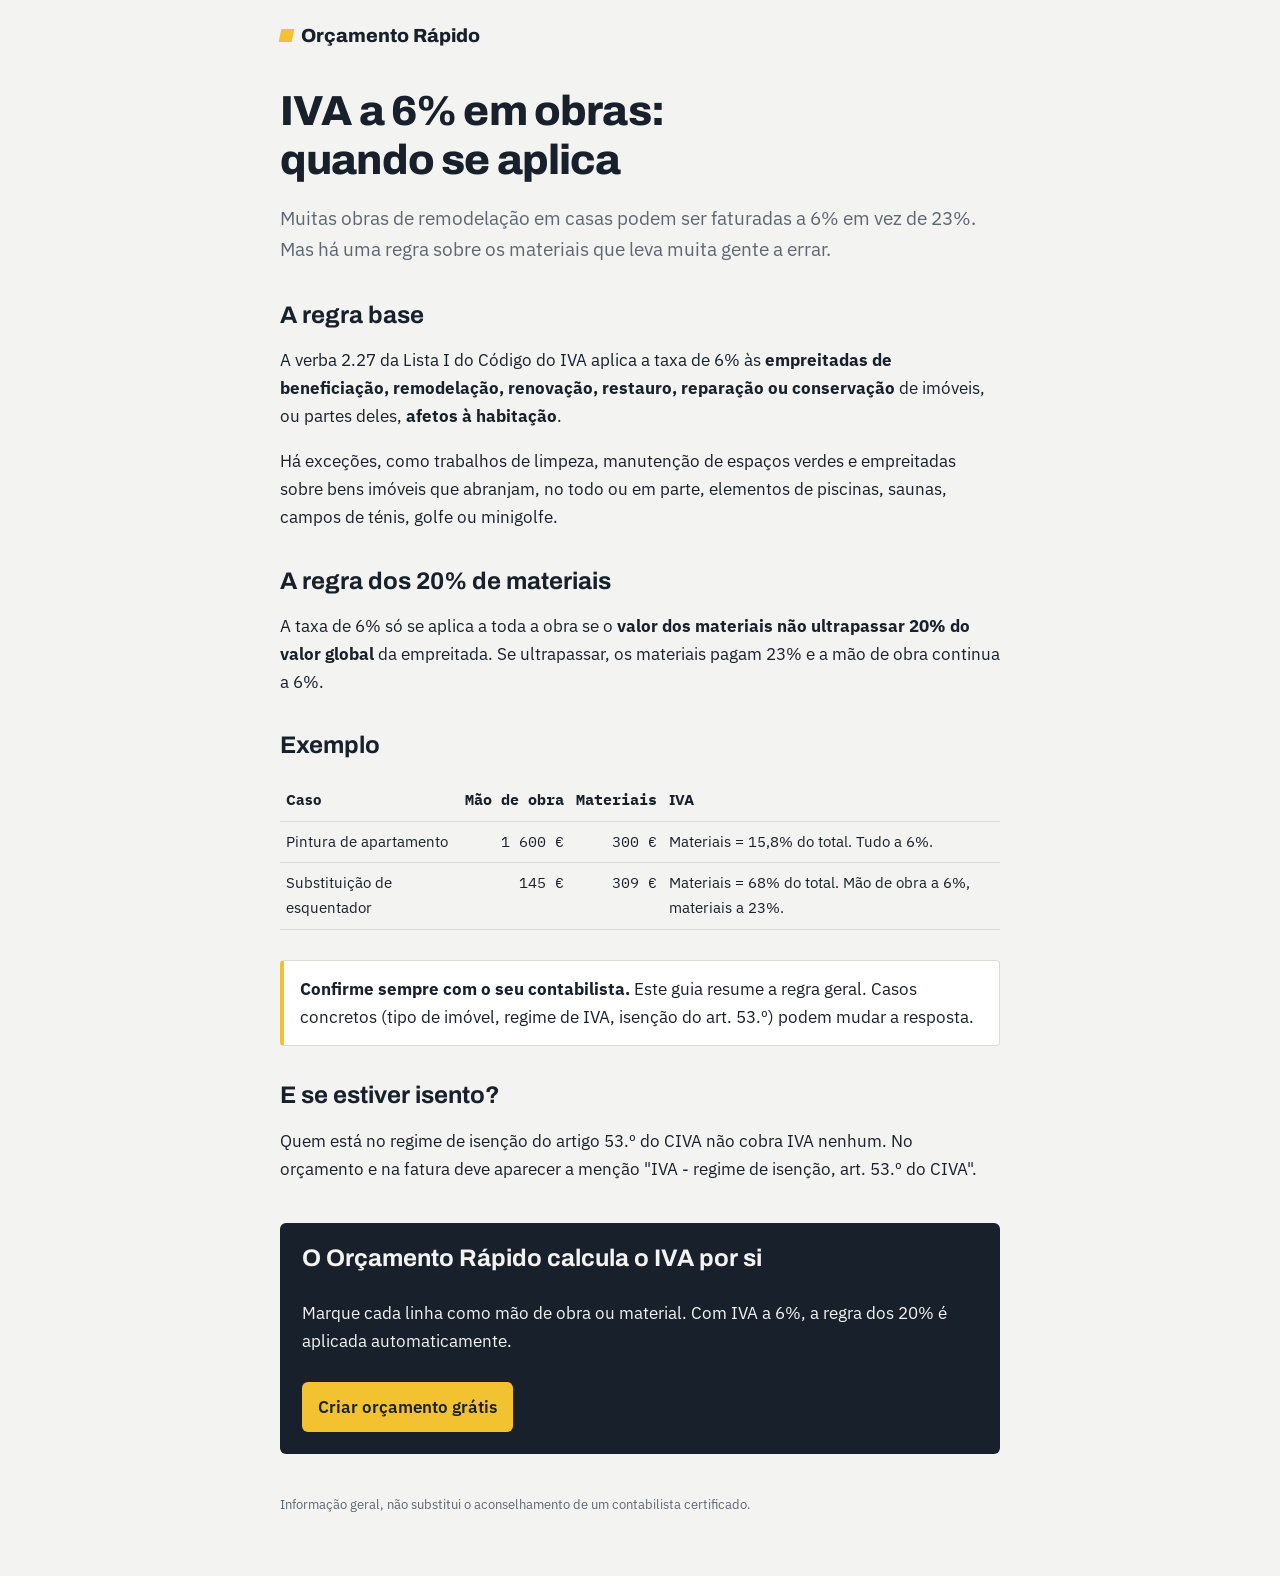
<file: public/guias/iva-6-obras.html>
<!doctype html>
<html lang="pt-PT">
<head>
<meta charset="utf-8">
<meta name="viewport" content="width=device-width, initial-scale=1, viewport-fit=cover">
<title>IVA a 6% em obras: quando se aplica e a regra dos 20%</title>
<meta name="description" content="Quando pode cobrar IVA a 6% em obras de remodelação em habitação (verba 2.27 do CIVA), a regra dos 20% de materiais e um exemplo de cálculo.">
<link rel="stylesheet" href="https://fonts.googleapis.com/css2?family=Archivo:wght@700;800&family=IBM+Plex+Sans:wght@400;600&family=IBM+Plex+Mono&display=swap">
<link rel="stylesheet" href="guia.css">
<link rel="canonical" href="https://orcamentorapido.pages.dev/guias/iva-6-obras">
</head>
<body>
<div class="wrap">
<header><a href="../"><i></i>Orçamento Rápido</a></header>
<article>
<h1>IVA a 6% em obras: quando se aplica</h1>
<p class="lead">Muitas obras de remodelação em casas podem ser faturadas a 6% em vez de 23%. Mas há uma regra sobre os materiais que leva muita gente a errar.</p>

<h2>A regra base</h2>
<p>A verba 2.27 da Lista I do Código do IVA aplica a taxa de 6% às <strong>empreitadas de beneficiação, remodelação, renovação, restauro, reparação ou conservação</strong> de imóveis, ou partes deles, <strong>afetos à habitação</strong>.</p>
<p>Há exceções, como trabalhos de limpeza, manutenção de espaços verdes e empreitadas sobre bens imóveis que abranjam, no todo ou em parte, elementos de piscinas, saunas, campos de ténis, golfe ou minigolfe.</p>

<h2>A regra dos 20% de materiais</h2>
<p>A taxa de 6% só se aplica a toda a obra se o <strong>valor dos materiais não ultrapassar 20% do valor global</strong> da empreitada. Se ultrapassar, os materiais pagam 23% e a mão de obra continua a 6%.</p>

<h2>Exemplo</h2>
<div class="tbl"><table>
<thead><tr><th>Caso</th><th class="n">Mão de obra</th><th class="n">Materiais</th><th>IVA</th></tr></thead>
<tbody>
<tr><td>Pintura de apartamento</td><td class="n">1 600 €</td><td class="n">300 €</td><td>Materiais = 15,8% do total. Tudo a 6%.</td></tr>
<tr><td>Substituição de esquentador</td><td class="n">145 €</td><td class="n">309 €</td><td>Materiais = 68% do total. Mão de obra a 6%, materiais a 23%.</td></tr>
</tbody></table></div>

<div class="box"><strong>Confirme sempre com o seu contabilista.</strong> Este guia resume a regra geral. Casos concretos (tipo de imóvel, regime de IVA, isenção do art. 53.º) podem mudar a resposta.</div>

<h2>E se estiver isento?</h2>
<p>Quem está no regime de isenção do artigo 53.º do CIVA não cobra IVA nenhum. No orçamento e na fatura deve aparecer a menção "IVA - regime de isenção, art. 53.º do CIVA".</p>

<section class="cta">
<h2>O Orçamento Rápido calcula o IVA por si</h2>
<p>Marque cada linha como mão de obra ou material. Com IVA a 6%, a regra dos 20% é aplicada automaticamente.</p>
<a class="btn" href="../">Criar orçamento grátis</a>
</section>
</article>
<footer>Informação geral, não substitui o aconselhamento de um contabilista certificado.</footer>
</div>
</body>
</html>
</file>
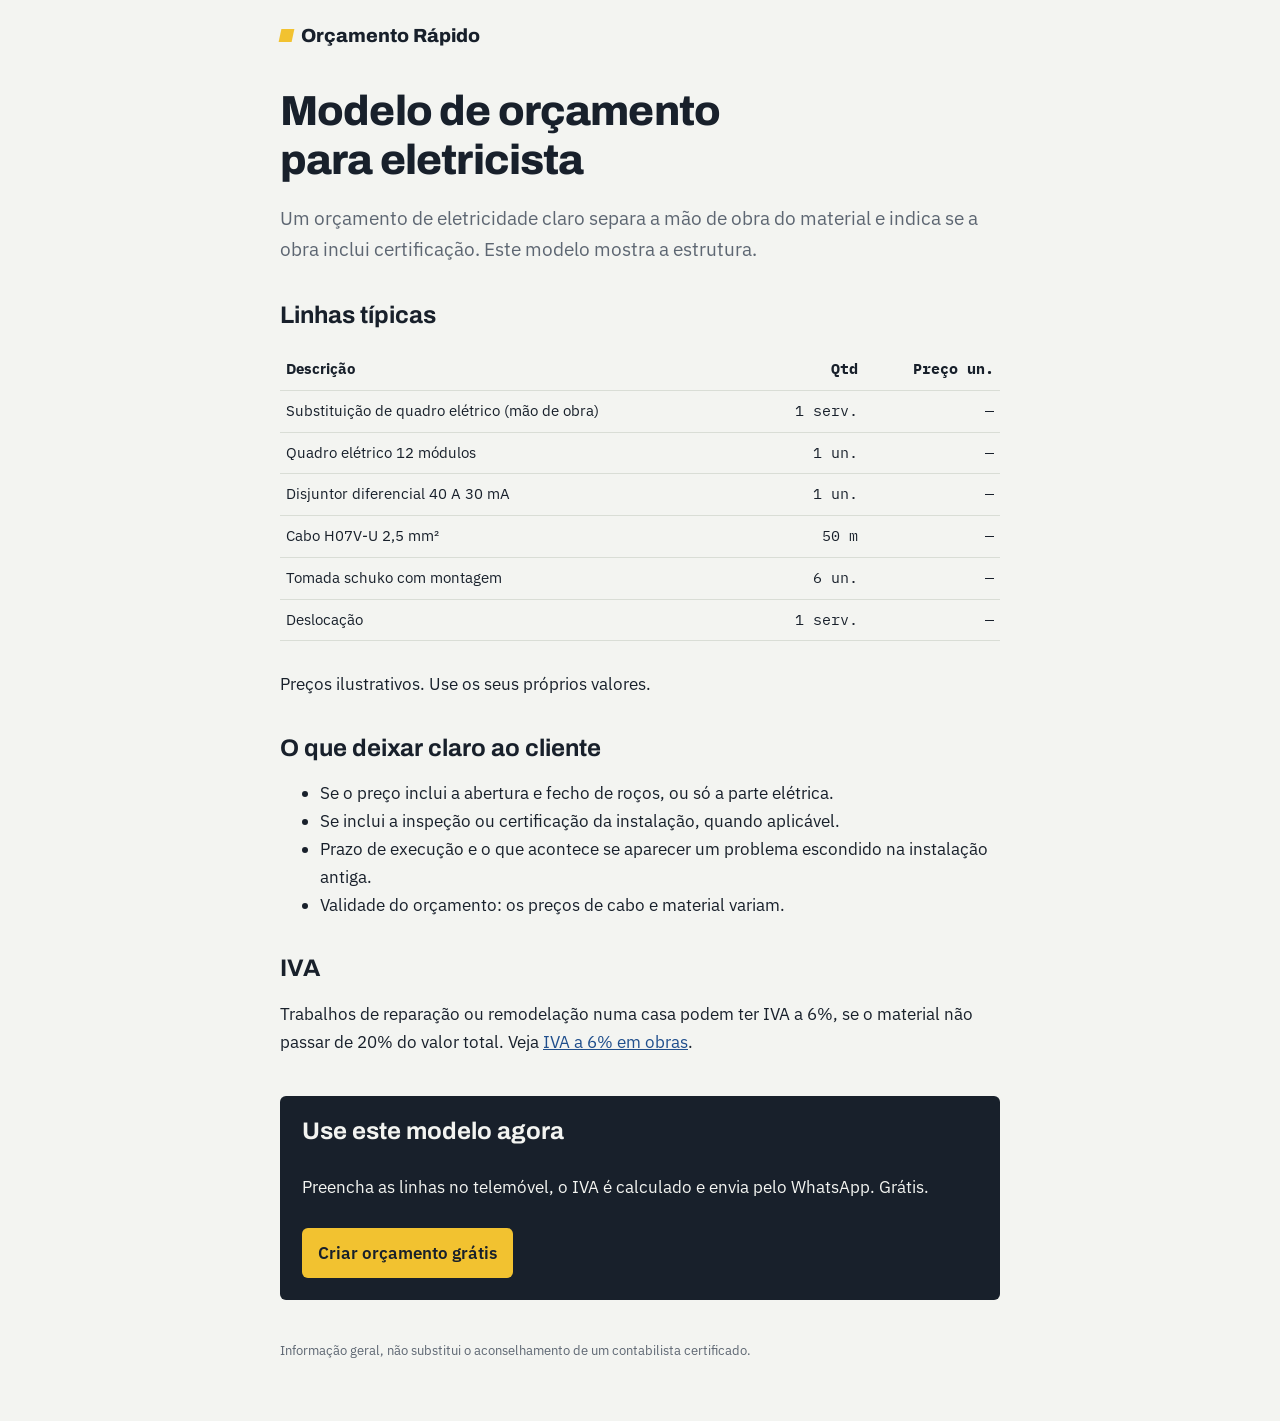
<file: public/guias/modelo-orcamento-eletricista.html>
<!doctype html>
<html lang="pt-PT">
<head>
<meta charset="utf-8">
<meta name="viewport" content="width=device-width, initial-scale=1, viewport-fit=cover">
<title>Modelo de orçamento para eletricista (grátis)</title>
<meta name="description" content="Modelo de orçamento para eletricistas com linhas de mão de obra, material e IVA. Preencha no telemóvel e envie pelo WhatsApp.">
<link rel="stylesheet" href="https://fonts.googleapis.com/css2?family=Archivo:wght@700;800&family=IBM+Plex+Sans:wght@400;600&family=IBM+Plex+Mono&display=swap">
<link rel="stylesheet" href="guia.css">
<link rel="canonical" href="https://orcamentorapido.pages.dev/guias/modelo-orcamento-eletricista">
</head>
<body>
<div class="wrap">
<header><a href="/"><i></i>Orçamento Rápido</a></header>
<article>
<h1>Modelo de orçamento para eletricista</h1>
<p class="lead">Um orçamento de eletricidade claro separa a mão de obra do material e indica se a obra inclui certificação. Este modelo mostra a estrutura.</p>
<h2>Linhas típicas</h2><div class="tbl"><table><thead><tr><th>Descrição</th><th class="n">Qtd</th><th class="n">Preço un.</th></tr></thead><tbody><tr><td>Substituição de quadro elétrico (mão de obra)</td><td class="n">1 serv.</td><td class="n">—</td></tr><tr><td>Quadro elétrico 12 módulos</td><td class="n">1 un.</td><td class="n">—</td></tr><tr><td>Disjuntor diferencial 40 A 30 mA</td><td class="n">1 un.</td><td class="n">—</td></tr><tr><td>Cabo H07V-U 2,5 mm²</td><td class="n">50 m</td><td class="n">—</td></tr><tr><td>Tomada schuko com montagem</td><td class="n">6 un.</td><td class="n">—</td></tr><tr><td>Deslocação</td><td class="n">1 serv.</td><td class="n">—</td></tr></tbody></table></div><p class="small">Preços ilustrativos. Use os seus próprios valores.</p>
<h2>O que deixar claro ao cliente</h2>
<ul><li>Se o preço inclui a abertura e fecho de roços, ou só a parte elétrica.</li>
<li>Se inclui a inspeção ou certificação da instalação, quando aplicável.</li>
<li>Prazo de execução e o que acontece se aparecer um problema escondido na instalação antiga.</li>
<li>Validade do orçamento: os preços de cabo e material variam.</li></ul>
<h2>IVA</h2><p>Trabalhos de reparação ou remodelação numa casa podem ter IVA a 6%, se o material não passar de 20% do valor total. Veja <a href="iva-6-obras">IVA a 6% em obras</a>.</p>
<section class="cta">
<h2>Use este modelo agora</h2>
<p>Preencha as linhas no telemóvel, o IVA é calculado e envia pelo WhatsApp. Grátis.</p>
<a class="btn" href="/">Criar orçamento grátis</a>
</section>
</article>
<footer>Informação geral, não substitui o aconselhamento de um contabilista certificado.</footer>
</div>
</body>
</html>
</file>
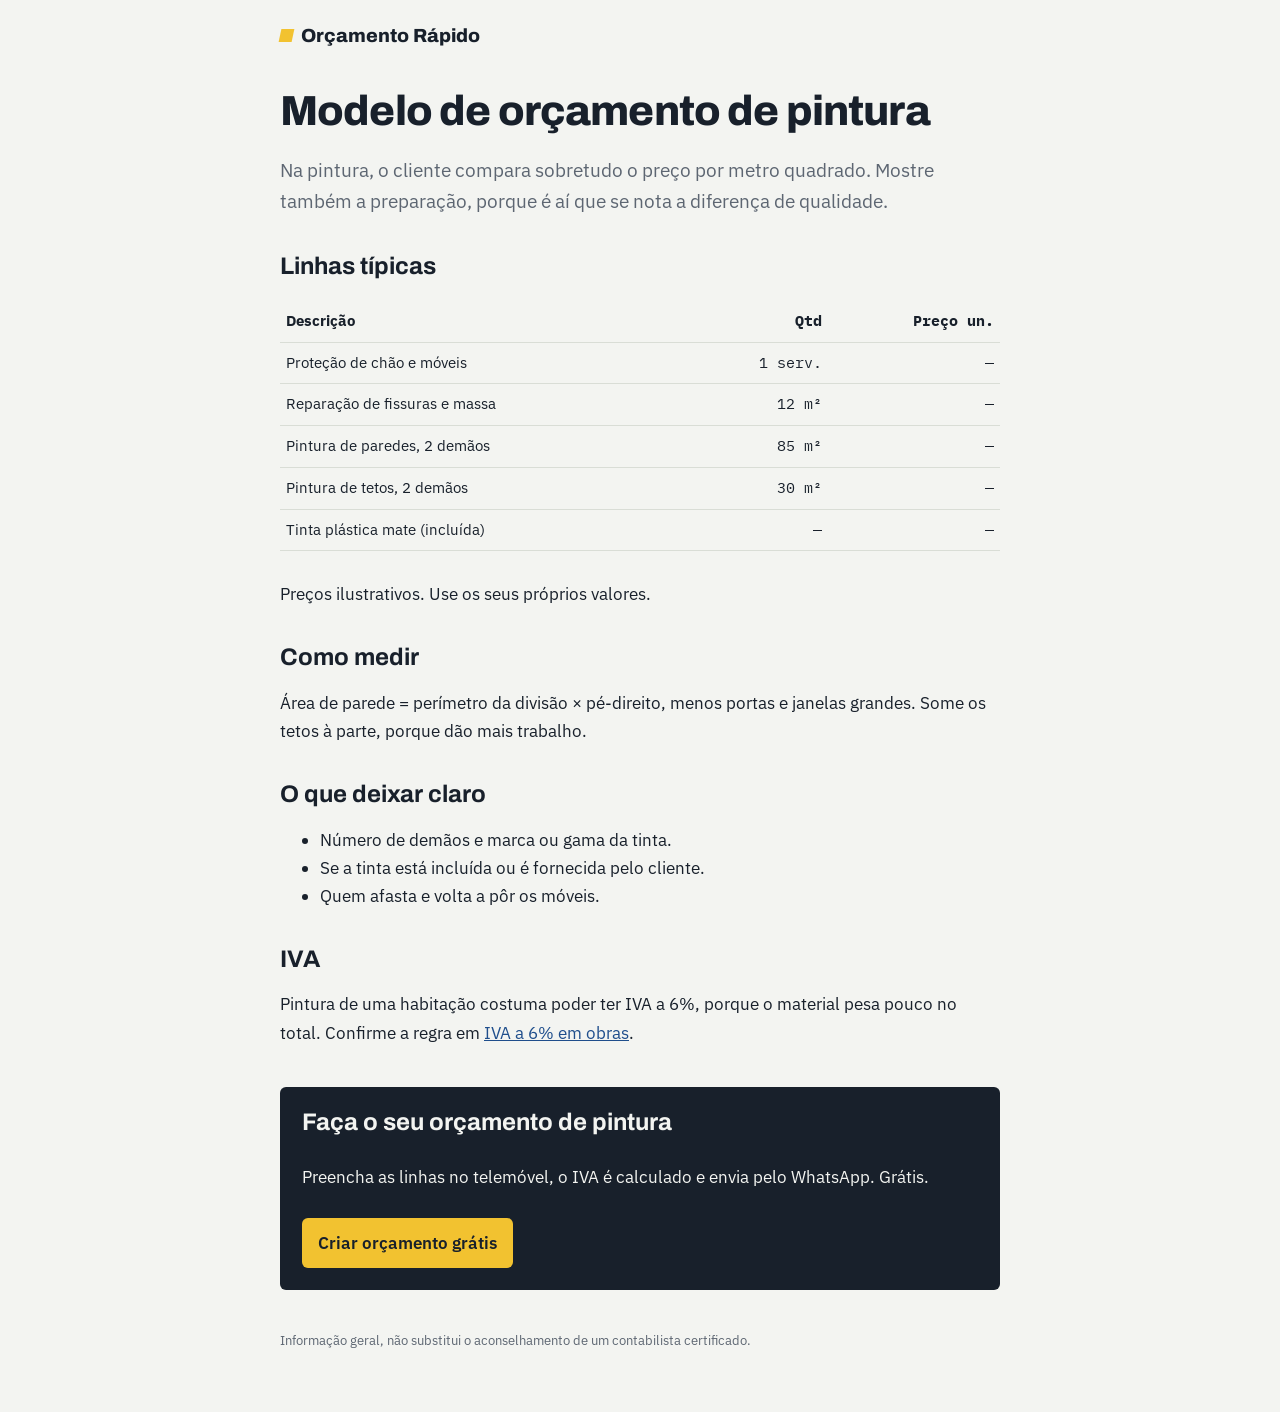
<file: public/guias/modelo-orcamento-pintura.html>
<!doctype html>
<html lang="pt-PT">
<head>
<meta charset="utf-8">
<meta name="viewport" content="width=device-width, initial-scale=1, viewport-fit=cover">
<title>Modelo de orçamento de pintura (grátis)</title>
<meta name="description" content="Modelo de orçamento de pintura de casas: preço por m², preparação de superfícies, tinta e IVA. Grátis, pronto a enviar pelo WhatsApp.">
<link rel="stylesheet" href="https://fonts.googleapis.com/css2?family=Archivo:wght@700;800&family=IBM+Plex+Sans:wght@400;600&family=IBM+Plex+Mono&display=swap">
<link rel="stylesheet" href="guia.css">
<link rel="canonical" href="https://orcamentorapido.pages.dev/guias/modelo-orcamento-pintura">
</head>
<body>
<div class="wrap">
<header><a href="/"><i></i>Orçamento Rápido</a></header>
<article>
<h1>Modelo de orçamento de pintura</h1>
<p class="lead">Na pintura, o cliente compara sobretudo o preço por metro quadrado. Mostre também a preparação, porque é aí que se nota a diferença de qualidade.</p>
<h2>Linhas típicas</h2><div class="tbl"><table><thead><tr><th>Descrição</th><th class="n">Qtd</th><th class="n">Preço un.</th></tr></thead><tbody><tr><td>Proteção de chão e móveis</td><td class="n">1 serv.</td><td class="n">—</td></tr><tr><td>Reparação de fissuras e massa</td><td class="n">12 m²</td><td class="n">—</td></tr><tr><td>Pintura de paredes, 2 demãos</td><td class="n">85 m²</td><td class="n">—</td></tr><tr><td>Pintura de tetos, 2 demãos</td><td class="n">30 m²</td><td class="n">—</td></tr><tr><td>Tinta plástica mate (incluída)</td><td class="n">—</td><td class="n">—</td></tr></tbody></table></div><p class="small">Preços ilustrativos. Use os seus próprios valores.</p>
<h2>Como medir</h2>
<p>Área de parede = perímetro da divisão × pé-direito, menos portas e janelas grandes. Some os tetos à parte, porque dão mais trabalho.</p>
<h2>O que deixar claro</h2>
<ul><li>Número de demãos e marca ou gama da tinta.</li><li>Se a tinta está incluída ou é fornecida pelo cliente.</li><li>Quem afasta e volta a pôr os móveis.</li></ul>
<h2>IVA</h2><p>Pintura de uma habitação costuma poder ter IVA a 6%, porque o material pesa pouco no total. Confirme a regra em <a href="iva-6-obras">IVA a 6% em obras</a>.</p>
<section class="cta">
<h2>Faça o seu orçamento de pintura</h2>
<p>Preencha as linhas no telemóvel, o IVA é calculado e envia pelo WhatsApp. Grátis.</p>
<a class="btn" href="/">Criar orçamento grátis</a>
</section>
</article>
<footer>Informação geral, não substitui o aconselhamento de um contabilista certificado.</footer>
</div>
</body>
</html>
</file>
<file: guias/guia.css>
:root{--bg:#f3f4f1;--paper:#fff;--ink:#18202b;--muted:#5d6672;--line:#d9ddd6;--accent:#f2c230;--accent-ink:#18202b;--blue:#1f4e8c;
--f-display:"Archivo","Arial Narrow",system-ui,sans-serif;--f-body:"IBM Plex Sans",system-ui,-apple-system,sans-serif;--f-mono:"IBM Plex Mono",ui-monospace,Menlo,monospace}
@media (prefers-color-scheme:dark){:root{--bg:#12161c;--paper:#1b2129;--ink:#e8ebee;--muted:#9aa3ad;--line:#2d3540;--blue:#7fb0ee;color-scheme:dark}}
*{box-sizing:border-box}
html,body{margin:0}
body{background:var(--bg);color:var(--ink);font:17px/1.65 var(--f-body);padding-left:max(16px,env(safe-area-inset-left,0px));padding-right:max(16px,env(safe-area-inset-right,0px))}
.wrap{max-width:720px;margin:0 auto;padding-block:20px 60px}
header a{font-family:var(--f-display);font-weight:800;font-size:19px;color:var(--ink);text-decoration:none;display:inline-flex;align-items:center;gap:8px}
header a i{display:inline-block;width:13px;height:13px;background:var(--accent);transform:skew(-12deg)}
h1,h2,h3{font-family:var(--f-display);line-height:1.15;text-wrap:balance}
h1{font-size:clamp(30px,5vw,42px);font-weight:800;letter-spacing:-.02em;margin:36px 0 10px}
h2{font-size:24px;margin:36px 0 8px}
.lead{color:var(--muted);font-size:19px}
a{color:var(--blue)}
table{width:100%;border-collapse:collapse;font-size:15px;margin:12px 0}
th,td{text-align:left;padding:8px 6px;border-bottom:1px solid var(--line);vertical-align:top}
td.n,th.n{text-align:right;font-family:var(--f-mono);font-variant-numeric:tabular-nums;white-space:nowrap}
.tbl{overflow-x:auto}
.box{background:var(--paper);border:1px solid var(--line);border-left:4px solid var(--accent);padding:14px 16px;margin:18px 0;border-radius:4px}
.cta{background:var(--ink);color:var(--bg);padding:22px;border-radius:6px;margin:40px 0 0;display:grid;gap:10px}
.cta h2{margin:0;color:var(--bg)}
.btn{display:inline-block;justify-self:start;background:var(--accent);color:var(--accent-ink);font-weight:600;padding:11px 16px;border-radius:6px;text-decoration:none}
footer{margin-top:40px;font-size:13px;color:var(--muted)}
</file>
<file: public/guias/guia.css>
:root{--bg:#f3f4f1;--paper:#fff;--ink:#18202b;--muted:#5d6672;--line:#d9ddd6;--accent:#f2c230;--accent-ink:#18202b;--blue:#1f4e8c;
--f-display:"Archivo","Arial Narrow",system-ui,sans-serif;--f-body:"IBM Plex Sans",system-ui,-apple-system,sans-serif;--f-mono:"IBM Plex Mono",ui-monospace,Menlo,monospace}
@media (prefers-color-scheme:dark){:root{--bg:#12161c;--paper:#1b2129;--ink:#e8ebee;--muted:#9aa3ad;--line:#2d3540;--blue:#7fb0ee;color-scheme:dark}}
*{box-sizing:border-box}
html,body{margin:0}
body{background:var(--bg);color:var(--ink);font:17px/1.65 var(--f-body);padding-left:max(16px,env(safe-area-inset-left,0px));padding-right:max(16px,env(safe-area-inset-right,0px))}
.wrap{max-width:720px;margin:0 auto;padding-block:20px 60px}
header a{font-family:var(--f-display);font-weight:800;font-size:19px;color:var(--ink);text-decoration:none;display:inline-flex;align-items:center;gap:8px}
header a i{display:inline-block;width:13px;height:13px;background:var(--accent);transform:skew(-12deg)}
h1,h2,h3{font-family:var(--f-display);line-height:1.15;text-wrap:balance}
h1{font-size:clamp(30px,5vw,42px);font-weight:800;letter-spacing:-.02em;margin:36px 0 10px}
h2{font-size:24px;margin:36px 0 8px}
.lead{color:var(--muted);font-size:19px}
a{color:var(--blue)}
table{width:100%;border-collapse:collapse;font-size:15px;margin:12px 0}
th,td{text-align:left;padding:8px 6px;border-bottom:1px solid var(--line);vertical-align:top}
td.n,th.n{text-align:right;font-family:var(--f-mono);font-variant-numeric:tabular-nums;white-space:nowrap}
.tbl{overflow-x:auto}
.box{background:var(--paper);border:1px solid var(--line);border-left:4px solid var(--accent);padding:14px 16px;margin:18px 0;border-radius:4px}
.cta{background:var(--ink);color:var(--bg);padding:22px;border-radius:6px;margin:40px 0 0;display:grid;gap:10px}
.cta h2{margin:0;color:var(--bg)}
.btn{display:inline-block;justify-self:start;background:var(--accent);color:var(--accent-ink);font-weight:600;padding:11px 16px;border-radius:6px;text-decoration:none}
footer{margin-top:40px;font-size:13px;color:var(--muted)}
</file>
